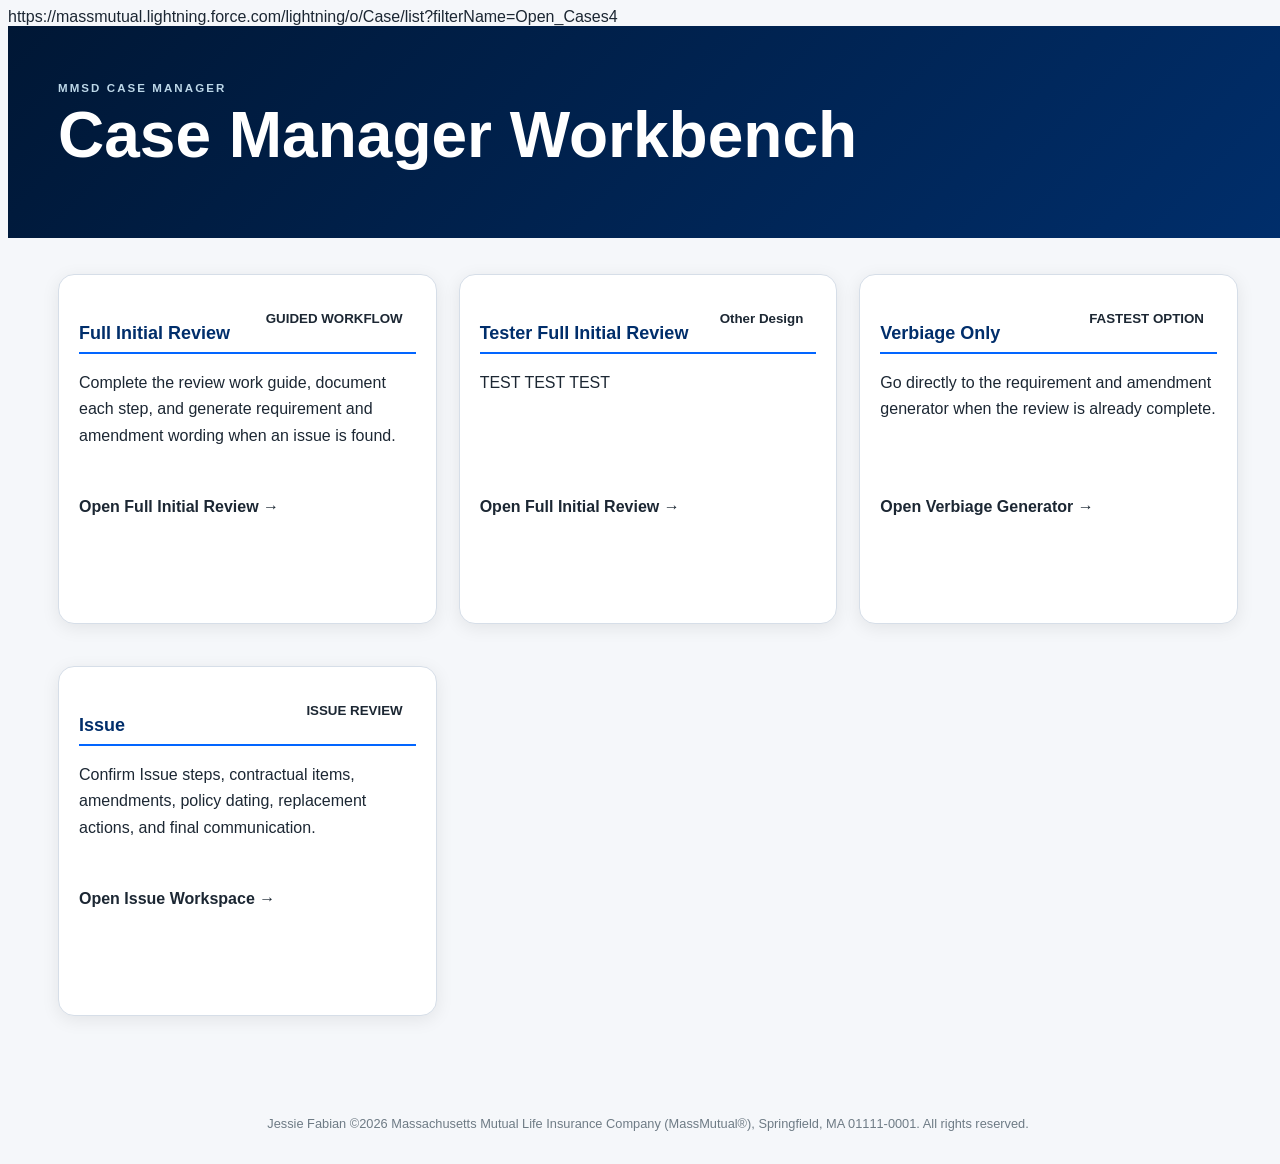
<file: index.html>
<!doctype html>
<html lang="en">

<head>
  <meta charset="utf-8" />
  <meta name="viewport" content="width=device-width,initial-scale=1" />
  <title>Case Manager Workbench</title>
   <link rel="stylesheet" href="Styling/backup.css"/>
</head>https://massmutual.lightning.force.com/lightning/o/Case/list?filterName=Open_Cases4

<body>
  <header class="hero">
    <div class="shell">

      <p class="eyebrow">MMSD CASE MANAGER</p>
      <h1>Case Manager Workbench</h1>
    </div>
  </header>
  <main class="shell landing">
    <div class="cards">

      <a class="card tile navy" href="full-initial-review.html"><small>GUIDED WORKFLOW</small>
        <h2>Full Initial Review</h2>
        <p>
          Complete the review work guide, document each step, and generate
          requirement and amendment wording when an issue is found.
        </p>
        <strong>Open Full Initial Review →</strong>
      </a>

          <a class="card tile navy" href="what.html"><small>Other Design</small>
        <h2>Tester Full Initial Review</h2>
        <p>
      TEST
      TEST
      TEST
        </p>
        <strong>Open Full Initial Review →</strong>
      </a>


      <a class="card tile blue" href="verbiage-only.html"><small>FASTEST OPTION</small>
        <h2>Verbiage Only</h2>
        <p>
          Go directly to the requirement and amendment generator when
          the review is already complete.
        </p>
        <strong>Open Verbiage Generator →</strong>
      </a>

      <a class="card tile grey" href="issue.html"><small>ISSUE REVIEW</small>
        <h2>Issue</h2>
        <p>
          Confirm Issue steps, contractual items, amendments, policy dating,
          replacement actions, and final communication.
        </p>
        <strong>Open Issue Workspace →</strong>
      </a>
    </div>

  </main>
  <footer>
    Jessie Fabian ©2026 Massachusetts Mutual Life Insurance Company (MassMutual®), Springfield, MA 01111-0001. All rights reserved.
  </footer>
</body>

</html>
</file>
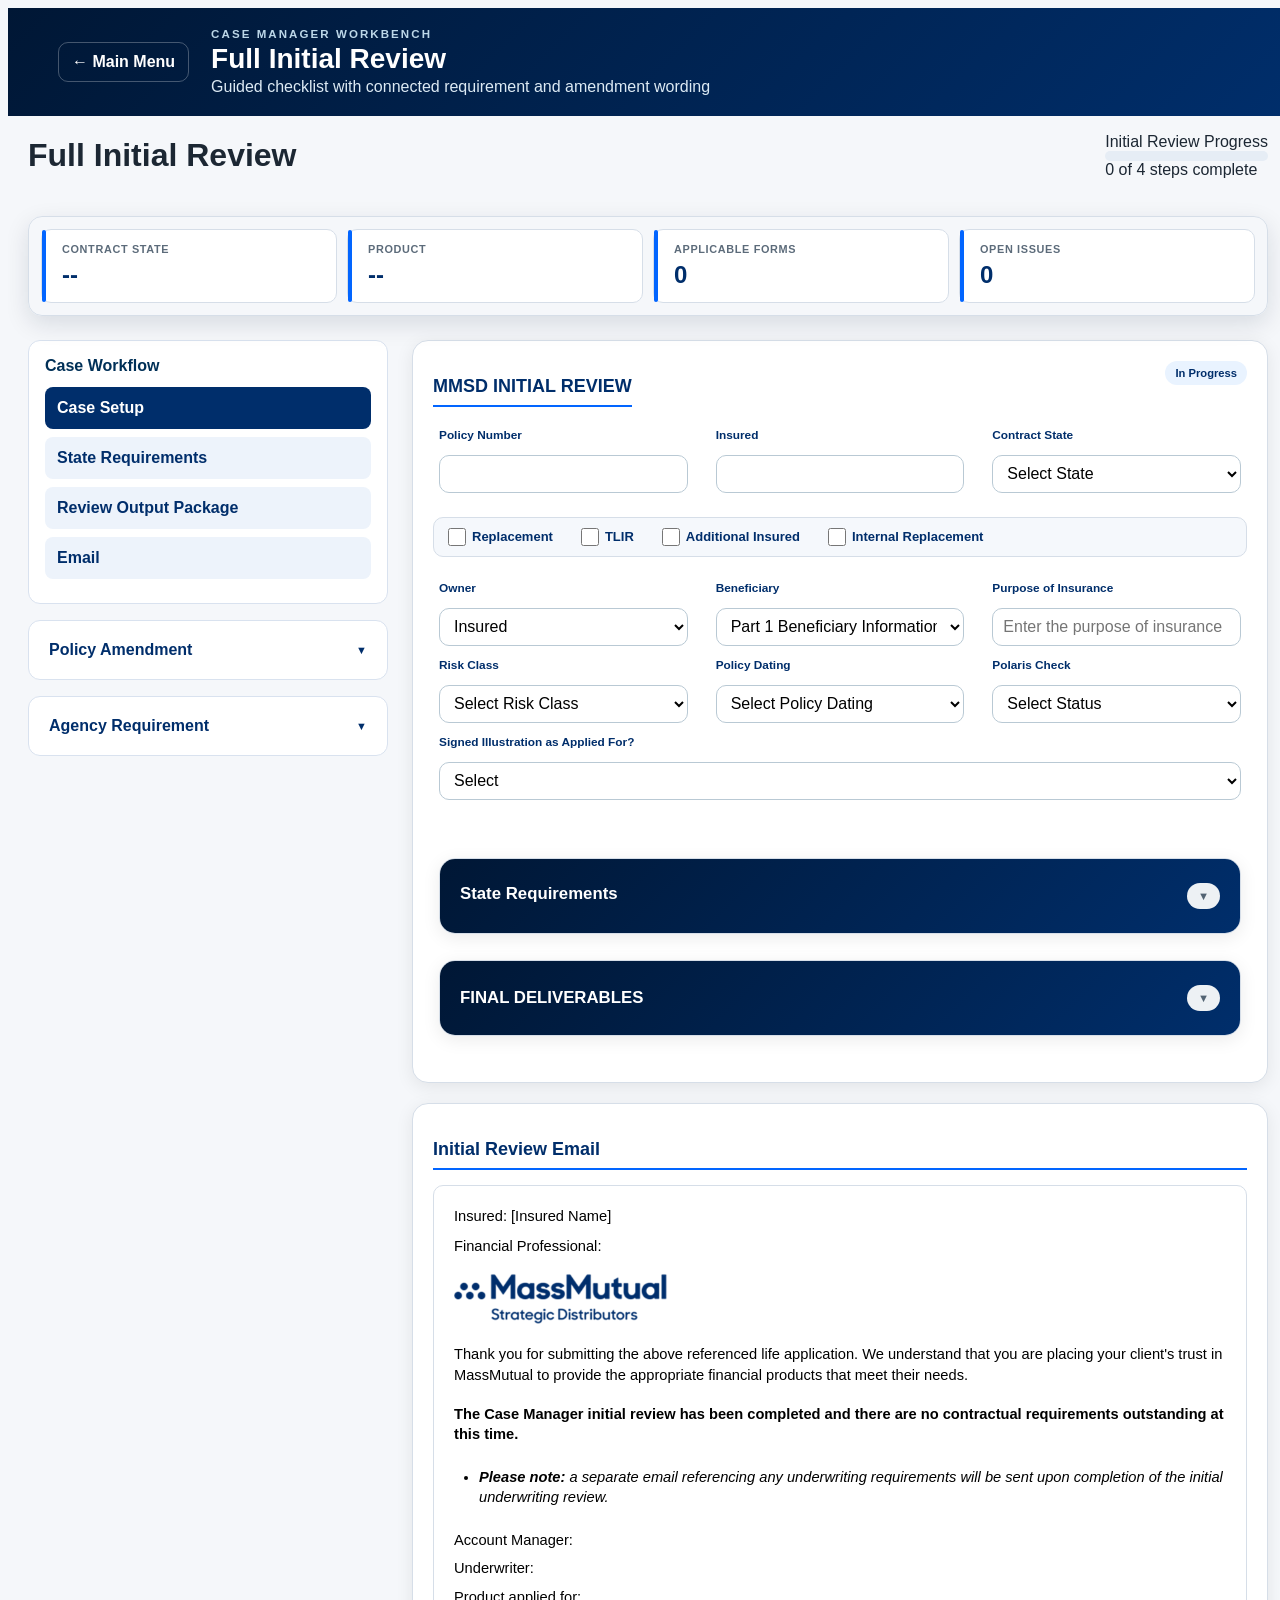
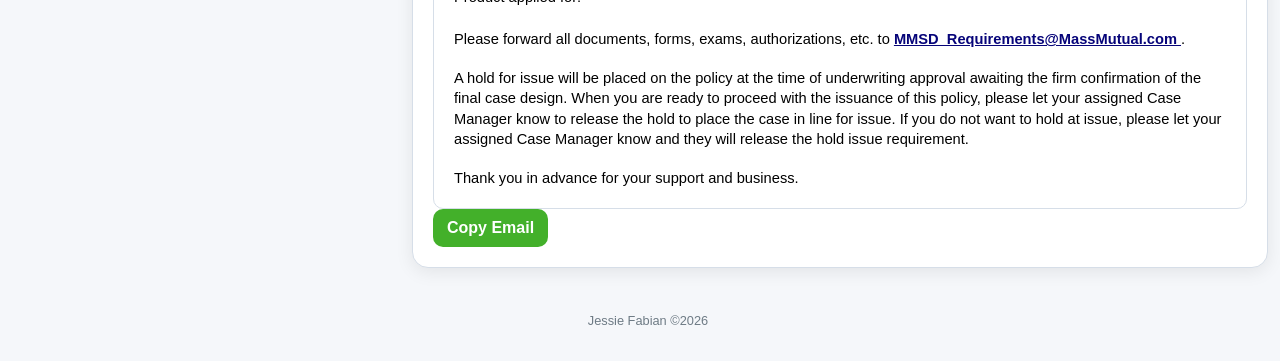
<file: full-initial-review.html>
<!doctype html>
<html lang="en">
  <!-- =====================================================
					FULL INITIAL REVIEW WORKBENCH
					Main review workflow for MMSD Initial Review Process
					Connected Scripts:
          stateLoader.js
          amendment-engine.js
          initial-review.js
          review-output-package.js
      ===================================================== -->

  <head>
    <!-- ============================================
					PAGE METADATA & STYLES
					Loads page title, viewport settings,
					and main stylesheet.
			============================================ -->
    <meta charset="utf-8" />
    <meta name="viewport" content="width=device-width, initial-scale=1.0" />
    <title>Full Initial Review</title>
    <link rel="stylesheet" href="Styling/backup.css"/>

  </head>

  <!-- ============================================
					GLOBAL PAGE HEADER
					Back navigation and page branding
				============================================ -->

  <body>
    <header class="top">
      <div class="shell head">
        <a href="index.html">← Main Menu</a>
        <div>
          <p class="eyebrow">CASE MANAGER WORKBENCH</p>
          <h1>Full Initial Review</h1>
          <p>
            Guided checklist with connected requirement and amendment wording
          </p>
        </div>
      </div>
    </header>
    <!-- =====================================================
					MAIN REVIEW WORKSPACE
					Contains all sections of the Full Initial Review.
			  ===================================================== -->
    <main class="review-workspace">
      <!-- =====================================================
					REVIEW HEADER
					Displays review title and completion progress.
					JS Updates:
          progressFill
          progressText
          ===================================================== -->
      <div class="review-header">
        <h1>Full Initial Review</h1>
        <div class="progress-panel">
          <div class="progress-label">Initial Review Progress</div>
          <div class="progress-bar">
            <div id="progressFill"></div>
          </div>
          <span id="progressText">0 of 0 steps complete</span>
        </div>
      </div>
      <!-- =====================================================
					 CASE DASHBOARD
					 Real-time case summary:
           Contract State
           Product
           Applicable Forms
           Open Issues
					 Updated by:
					 stateLoader.js
					 initial-review.js
			     ===================================================== -->
      <section id="dashboardStrip" class="dashboard-strip">
        <div class="dashboard-card">
          <span class="dashboard-label">Contract State</span>
          <span id="dashboardState" class="dashboard-value">--</span>
        </div>
        <div class="dashboard-card">
          <span class="dashboard-label">Product</span>
          <span id="dashboardProduct" class="dashboard-value">--</span>
        </div>
        <div class="dashboard-card">
          <span class="dashboard-label">Applicable Forms</span>
          <span id="dashboardFormCount" class="dashboard-value">0</span>
        </div>
        <div class="dashboard-card">
          <span class="dashboard-label">Open Issues</span>
          <span id="dashboardIssueCount" class="dashboard-value danger">0</span>
        </div>
      </section>
      <!-- MAIN LAYOUT -->
      <div class="review-layout">
        <!-- =====================================================
						 REVIEW STEP NAVIGATION
						 Acts as workflow menu.
						 Allows users to jump between:
            Case Setup
            State Requirements
            Application Review
            Requirements
            Amendments
            Email
            ===================================================== -->
        <aside class="review-sidebar">
          <!-- WORKFLOW NAVIGATION -->

          <div class="sidebar-section">
            <h3 class="sidebar-heading">Case Workflow</h3>

            <button class="step-btn active">Case Setup</button>

            <button class="step-btn">State Requirements</button>

            <button class="step-btn">Review Output Package</button>

            <button class="step-btn">Email</button>
          </div>

          <!-- POLICY AMENDMENT WORKSPACE -->
          <details class="sidebar-workspace">
            <summary class="workspace-summary">Policy Amendment</summary>

  <details class="workspace-help">
  <summary>How to Use</summary>



 <div class="workspace-help">
  <ol>
    <li>Select the Contract State.</li>
    <li>Select the form being amended.</li>
    <li>Enter the applicable question or section.</li>
    <li>Select an amendment template.</li>
    <li>Complete any required fields.</li>
    <li>Review the generated amendment.</li>
    <li>Click <strong>Add Amendment</strong> to save it to the Review Output Package.</li>
  </ol>
</div>
</details>



            <div class="case-field">
                <label>Form Being Amended</label>

                <select id="globalAmendmentForm">
                    <option value="">Select Form</option>
                </select>
            </div>

            <div class="case-field">
              <label>Amendment Template</label>

              <select id="globalAmendmentTemplate">
                <option value="">Select Template</option>
              </select>
            </div>
 <div class="case-field">
              <label>Question / Section</label>

              <input
                type="text"
                id="globalQuestion"
                placeholder="Example: C3" />
            </div>

            <div id="globalAmendmentFields"></div>

            <div class="case-field">
              <label>Generated Amendment</label>

              <textarea
                id="globalGeneratedAmendment"
                rows="8"
                readonly></textarea>
            </div>

           <div class="buttons">

  <button
    type="button"
    class="primary-button"
    id="addGlobalAmendment">
    Add Amendment
  </button>

  <button
    type="button"
    class="secondary-button"
    id="copyGlobalAmendment">
    Copy
  </button>
<div id="amendmentSaveStatus"></div>

</div>
          </details>

          <!-- REQUIREMENT WORKSPACE -->

<details class="sidebar-workspace">
  <summary class="workspace-summary">Agency Requirement</summary>

<details class="workspace-help">
   <summary>How to Use</summary>

<div class="workspace-help">
  <ol>
     <li>Select a requirement template.</li>
    <li>Complete any required fields.</li>
    <li>Review the generated requirement.</li>
    <li>Copy the wording for case communication.</li>
    <li>Click Add Requirement to save it to the Review Output Package.</li>
    <li>Click <strong>♡</strong> to save frequently used requirements as Favorites.</li>
    </ol>
</div>
</details>


  <div class="case-field">
    <label for="globalRequirementTemplate">Requirement Template</label>

    <div class="requirement-template-row">
      <select id="globalRequirementTemplate">
        <option value="">Select Requirement</option>
      </select>

      <button
        type="button"
        id="favoriteRequirementButton"
        class="favorite-requirement-button"
        title="Add selected requirement to favorites"
        aria-label="Add selected requirement to favorites"
        aria-pressed="false">
        ☆
      </button>
    </div>
  </div>

  <div id="globalRequirementFields"></div>

  <div class="case-field">
    <label for="globalGeneratedRequirement">Generated Requirement</label>

    <textarea
      id="globalGeneratedRequirement"
      rows="8"
      readonly></textarea>
  </div>
<div class="buttons">
 <button
  type="button"
  class="primary-button"
  id="addGlobalRequirement">
  Add Requirement
</button>

  <button
    type="button"
    class="secondary-button"
    id="copyGlobalRequirement">
    Copy
  </button>
</div>

<div
  id="requirementSaveStatus"
  class="copy-status"
  aria-live="polite">
</div>

</details>



        </aside>
        <!-- =====================================================
						 CASE SETUP SECTION
						 Captures:
            Policy Information
            Insured Information
            Contract State
            Ownership Details
            Risk Class
            Policy Dating
                        Drives:
            Initial Review Notes
            State Requirements
            Dashboard Values
            ===================================================== -->

        <section id="reviewContent">
          <section id="caseSetupSection" class="card case-setup-card">
            <div class="section-title-row">
              <div>
                <h2>MMSD INITIAL REVIEW</h2>
              </div>
              <span id="caseSetupStatus" class="setup-status">In Progress</span>
            </div>
            <!-- =====================================================
								 CASE SETUP ROW 1
								 Core policy identification information
						===================================================== -->
            <div class="case-setup-grid-equal">
              <div class="case-field">
                <label for="policyNumber">Policy Number</label>
                <input id="policyNumber" type="text" autocomplete="off" />
              </div>
              <div class="case-field">
                <label for="insuredName">Insured</label>
                <input id="insuredName" type="text" autocomplete="off" />
              </div>
              <div class="case-field">
                <label for="contractState">Contract State</label>

                <select id="contractState" name="contractState">
                  <option value="">Select State</option>
                  <option value="AL">Alabama</option>
                  <option value="AK">Alaska</option>
                  <option value="AZ">Arizona</option>
                  <option value="AR">Arkansas</option>
                  <option value="CA">California</option>
                  <option value="CO">Colorado</option>
                  <option value="CT">Connecticut</option>
                  <option value="DE">Delaware</option>
                  <option value="DC">District of Columbia</option>
                  <option value="FL">Florida</option>
                  <option value="GA">Georgia</option>
                  <option value="HI">Hawaii</option>
                  <option value="ID">Idaho</option>
                  <option value="IL">Illinois</option>
                  <option value="IN">Indiana</option>
                  <option value="IA">Iowa</option>
                  <option value="KS">Kansas</option>
                  <option value="KY">Kentucky</option>
                  <option value="LA">Louisiana</option>
                  <option value="ME">Maine</option>
                  <option value="MD">Maryland</option>
                  <option value="MA">Massachusetts</option>
                  <option value="MI">Michigan</option>
                  <option value="MN">Minnesota</option>
                  <option value="MS">Mississippi</option>
                  <option value="MO">Missouri</option>
                  <option value="MT">Montana</option>
                  <option value="NE">Nebraska</option>
                  <option value="NV">Nevada</option>
                  <option value="NH">New Hampshire</option>
                  <option value="NJ">New Jersey</option>
                  <option value="NM">New Mexico</option>
                  <option value="NY">New York</option>
                  <option value="NC">North Carolina</option>
                  <option value="ND">North Dakota</option>
                  <option value="OH">Ohio</option>
                  <option value="OK">Oklahoma</option>
                  <option value="OR">Oregon</option>
                  <option value="PA">Pennsylvania</option>
                  <option value="PR">Puerto Rico</option>
                  <option value="RI">Rhode Island</option>
                  <option value="SC">South Carolina</option>
                  <option value="SD">South Dakota</option>
                  <option value="TN">Tennessee</option>
                  <option value="TX">Texas</option>
                  <option value="UT">Utah</option>
                  <option value="VT">Vermont</option>
                  <option value="VA">Virginia</option>
                  <option value="WA">Washington</option>
                  <option value="WV">West Virginia</option>
                  <option value="WI">Wisconsin</option>
                  <option value="WY">Wyoming</option>
                </select>
              </div>
            </div>
            <br />
            <div class="case-indicator-row">
              <label class="indicator-checkbox">
                <input type="checkbox" id="replacement" />
                Replacement
              </label>
              <label class="indicator-checkbox">
                <input type="checkbox" id="tlirRequested" />
                TLIR
              </label>
              <label class="indicator-checkbox">
                <input type="checkbox" id="additionalInsured" />
                Additional Insured
              </label>
              <label class="indicator-checkbox">
                <input type="checkbox" id="internalTermReplacement" />
                Internal Replacement
              </label>
            </div>
            <!-- =====================================================
								 CASE SETUP ROW 2
								 Ownership, Beneficiary and Insurance Purpose
						===================================================== -->
            <div class="case-setup-grid-equal">
              <div class="case-field">
                <label for="ownerType">Owner</label>
                <select id="ownerType">
                  <option value="insured">Insured</option>
                  <option value="otherIndividual">Other Individual</option>
                  <option value="trust">Trust</option>
                  <option value="business">Business or Entity</option>
                </select>
              </div>
              <div class="case-field">
                <label for="beneficiaryOther">Beneficiary</label>
                <select id="beneficiaryOther">
                  <option value="no">Part 1 Beneficiary Information</option>
                  <option value="yes">E-2 Other Selected</option>
                </select>
              </div>
              <div class="case-field">
                <label for="purposeOfInsurance">Purpose of Insurance</label>
                <input
                  id="purposeOfInsurance"
                  type="text"
                  placeholder="Enter the purpose of insurance"
                  autocomplete="off" />
              </div>
            </div>
            <!-- =====================================================
								 CASE SETUP ROW 3
								 Risk Class, Policy Dating and Polaris Status
						===================================================== -->
            <div class="case-setup-grid-equal">
              <div class="case-field">
                <label for="riskClass">Risk Class</label>
                <select id="riskClass">
                  <option value="">Select Risk Class</option>
                  <option value="Ultra Preferred Non-Tobacco">
                    Ultra Preferred Non-Tobacco
                  </option>
                  <option
                    value="Select Preferred Non-Tobacco/Preferred Non-Smoker">
                    Select Preferred Non-Tobacco/Preferred Non-Smoker
                  </option>
                  <option value="Standard Non-Tobacco/Juvenile">
                    Standard Non-Tobacco/Juvenile
                  </option>
                  <option value="Select Preferred Tobacco">
                    Select Preferred Tobacco
                  </option>
                  <option value="Tobacco">Tobacco</option>
                </select>
              </div>
              <div class="case-field">
                <label for="policyDating">Policy Dating</label>
                <select id="policyDating">
                  <option value="">Select Policy Dating</option>
                  <option value="saveAge">Save Age</option>
                  <option value="currentDate">Current Date</option>
                  <option value="specificDate">Specific Date</option>
                </select>
              </div>
              <div class="case-field">
                <label for="polarisCheck">Polaris Check</label>
                <select id="polarisCheck">
                  <option value="">Select Status</option>
                  <option value="notApplicable">Not Applicable</option>
                  <option value="completedClear">Completed, Clear</option>
                  <option value="completedMatch">Completed, Match Found</option>
                  <option value="pending">Pending</option>
                </select>
              </div>
            </div>
            <div class="case-field">
              <label for="illustrationStatus">
                Signed Illustration as Applied For?
              </label>
              <select id="illustrationStatus">
                <option value="">Select</option>
                <option value="yes">Yes</option>
                <option value="no">No</option>
                <option value="notReceived">Not Received</option>
              </select>
              <small id="illustrationGuidance" class="field-guidance"></small>
<!-- =====================================================
     ILLUSTRATION VS PART 1 VALIDATION
===================================================== -->


<div class="collapsible-content"></div>


       <details id="Illustration-Validation" class="card collapsible-card" hidden>
            <summary class="collapsible-summary">
              <span class="summary-heading">
                <span>
                  <span class="summary-title">Illustration Validation</span>
                </span>
              </span>
              <span class="collapse-indicator" aria-hidden="true">▼</span>
            </summary>
            <div class="collapsible-content">

            <details class="workspace-help">
            <summary><strong> How to use</strong></summary>

            <ol>
              <li>
                Enter the value shown on the Part 1.
              </li>

              <li>
                Enter the corresponding value shown on the illustration.
              </li>

              <li>
                Select Not Applicable for policy-design items that do not apply.
              </li>

              <li>
                Review the validation result and any identified mismatches.
              </li>
                </ol>
              </details>

        <div class="validation-column-headings">
          <span>Policy Design Item</span>
          <span>Part 1</span>
          <span>Illustration</span>
          <span>Result</span>
        </div>

          <div id="illustrationComparisonRows"></div>

          <div class="validation-actions">
            <button
              type="button"
              id="validateIllustration"
              class="primary-button">
              Validate Illustration
            </button>

            <button
              type="button"
              id="clearIllustrationValidation"
              class="secondary-button">
              Clear
            </button>
          </div>

          <section
            id="illustrationValidationResult"
            class="illustration-validation-result validation-neutral"
            aria-live="polite">

            <div class="validation-result-header">
              <div>
                <span class="validation-result-label">
                  Validation Result
                </span>

                <strong id="illustrationValidationTitle">
                  Enter the Part 1 and illustration values.
                </strong>
              </div>

              <span id="illustrationMatchCount">
                0 of 0 reviewed
              </span>
            </div>

                <div id="illustrationValidationDetails"></div>
              </section>
              <section
                id="illustrationMismatchRequirementSection"
                class="illustration-mismatch-output"
                hidden>

                <label for="illustrationMismatchRequirement">
                  Generated Requirement
                </label>

                <textarea
                  id="illustrationMismatchRequirement"
                  rows="7"
                  readonly></textarea>

                <button
                  type="button"
                  id="copyIllustrationMismatchRequirement"
                  class="secondary-button">
                  Copy Requirement
                </button>


                    <span
                      id="illustrationMismatchCopyStatus"
                      class="copy-status"
                      aria-live="polite">
                    </span>
                  </section>
                </div>
       </details>

          <!-- =====================================================
					 SAVE AGE CALCULATOR
					 Displayed Only When:
					 Policy Dating = Save Age
					 Calculates:
Eligibility
Save Age Date
Backdating Duration
Processing Guidance
					 Controlled By:
					 initial-review.js
			===================================================== -->
          <div id="saveAgeFields" class="save-age-panel" hidden>
            <div class="save-age-heading">
              <div>
                <h3>Save Age Calculator</h3>
                <p>
                  Enter the insured's birth month and day and the Part 1
                  signature date.
                </p>
              </div>
            </div>
            <div
              id="saveAgeEligibilityWarning"
              class="save-age-alert"
              hidden></div>
            <div class="save-age-grid">
              <div class="case-field">
                <label for="birthMonth">Birth Month</label>
                <select id="birthMonth">
                  <option value="">Select Month</option>
                  <option value="1">January</option>
                  <option value="2">February</option>
                  <option value="3">March</option>
                  <option value="4">April</option>
                  <option value="5">May</option>
                  <option value="6">June</option>
                  <option value="7">July</option>
                  <option value="8">August</option>
                  <option value="9">September</option>
                  <option value="10">October</option>
                  <option value="11">November</option>
                  <option value="12">December</option>
                </select>
              </div>
              <div class="case-field">
                <label for="birthDay">Birth Day</label>
                <select id="birthDay">
                  <option value="">Select Day</option>
                  <option value="1">1</option>
                  <option value="2">2</option>
                  <option value="3">3</option>
                  <option value="4">4</option>
                  <option value="5">5</option>
                  <option value="6">6</option>
                  <option value="7">7</option>
                  <option value="8">8</option>
                  <option value="9">9</option>
                  <option value="10">10</option>
                  <option value="11">11</option>
                  <option value="12">12</option>
                  <option value="13">13</option>
                  <option value="14">14</option>
                  <option value="15">15</option>
                  <option value="16">16</option>
                  <option value="17">17</option>
                  <option value="18">18</option>
                  <option value="19">19</option>
                  <option value="20">20</option>
                  <option value="21">21</option>
                  <option value="22">22</option>
                  <option value="23">23</option>
                  <option value="24">24</option>
                  <option value="25">25</option>
                  <option value="26">26</option>
                  <option value="27">27</option>
                  <option value="28">28</option>
                  <option value="29">29</option>
                  <option value="30">30</option>
                  <option value="31">31</option>
                </select>
              </div>
              <div class="case-field">
                <label for="part1SignDate">Part 1 Sign Date</label>
                <input id="part1SignDate" type="date" />
              </div>
              <div class="case-field">
                <label for="saveAge1035">1035 Exchange</label>
                <select id="saveAge1035">
                  <option value="no">No</option>
                  <option value="yes">Yes</option>
                </select>
              </div>
              <div class="case-field">
                <label for="saveAgeDate">Calculated Save Age Date</label>
                <input
                  id="saveAgeDate"
                  type="text"
                  readonly
                  placeholder="Calculated automatically" />
              </div>
              <div class="case-field">
                <label for="saveAgeEligibility">Eligibility</label>
                <input
                  id="saveAgeEligibility"
                  type="text"
                  readonly
                  placeholder="Calculated automatically" />
              </div>
            </div>
            <div class="save-age-results">
              <div>
                <span class="save-age-result-label">Age Changes After</span>
                <strong id="ageChangeDate">--</strong>
              </div>
              <div>
                <span class="save-age-result-label">Backdating Duration</span>
                <strong id="saveAgeDuration">--</strong>
              </div>
              <div>
                <span class="save-age-result-label">Processing Guidance</span>
                <strong id="saveAgeGuidance">
                  Enter the Save Age information.
                </strong>
              </div>
            </div>
            <p id="saveAgeMessage" class="save-age-message">
              Enter the insured's birth month and day and the Part 1 signature
              date.
            </p>
          </div>
          <!-- =====================================================
					 SPECIFIC POLICY DATE
					 Displayed Only When:
					 Policy Dating = Specific Date
			===================================================== -->
          <div id="specificDateFields" class="save-age-panel" hidden>
            <div class="case-field">
              <label for="specificPolicyDate">Requested Policy Date</label>
              <input id="specificPolicyDate" type="date" />
            </div>
          </div>

          <!-- =====================================================
											 STATE REQUIREMENTS
											 Dynamically loaded from:
									/states/[STATE].json
											 Contains:
Required Forms
Special Notes
Review Checklist
											 Controlled By:
											 stateLoader.js
									===================================================== -->
          <details id="stateRequirements" class="card collapsible-card">


<summary class="collapsible-summary">
<span class="summary-heading">
<span>
<span class="summary-title">State Requirements</span>
<span id="stateRequirementSummary" class="summary-subtitle">

</span>
</span>
</span>
              <span class="collapse-indicator" aria-hidden="true">▼</span>
            </summary>
            <div class="collapsible-content">

              <!-- =====================================================
						 STATE REQUIREMENT SUMMARY
						 Displays:
              Required Form Count
              Reviewed Form Count
              Remaining Forms
              Special Notes Count
              ===================================================== -->
              <div class="state-dashboard">
                <div class="state-stat-card">

                  <span>Required Forms</span>
                  <strong id="requiredFormCountCard">0</strong>
                </div>

                <div class="state-stat-card">
                  <span>Reviewed</span>
                 <strong id="reviewedCountCard">0</strong>
                </div>
                <div class="state-stat-card">
                  <span>Remaining</span>
                  <strong id="remainingCountCard">0</strong>
                </div>
                <div class="state-stat-card">
                  <span>Special Notes</span>
                  <strong id="specialNoteCountCard">0</strong>
                </div>
              </div>

              <div class="open-nigo-dashboard">

              <div class="open-nigo-header">

                <span class="open-nigo-title">
                  Open NIGO Issues
                </span>

                <span
                  id="openNigoCount"
                  class="open-nigo-count">
                  0
                </span>

  </div>

  <div
    id="openNigoList"
    class="open-nigo-list">

    <div class="nigo-empty">
      No documented NIGOs
    </div>

  </div>

</div>
              <!-- =====================================================
							 DYNAMIC REQUIRED FORMS LIST
							 Generated from selected state JSON.
							 Target Container:
							 #requiredForms
					===================================================== -->
              <section class="state-subsection">
                <div class="subsection-heading">
                  <span id="applicableFormCount" class="section-count">
                    0 forms
                  </span>
                </div>
                <div id="requiredForms"></div>
              </section>
              <details class="state-subsection">
                <summary class="state-collapse-summary">
                  <span>Special Notes</span>
                  <span id="specialNoteCount" class="section-count note-count">
                    0 notes
                  </span>
                </summary>
                <div class="collapsible-inner">
                  <div id="specialNotes"></div>
                </div>
              </details>
              <details class="state-subsection">
                <summary class="state-collapse-summary">
                  <span>Initial Review Checklist</span>
                </summary>
                <div class="collapsible-inner">
                  <div id="reviewChecklist"></div>
                </div>
              </details>
            </div>
            <div
  id="reviewCompletionBanner"
  class="review-complete-banner"
  hidden>

  <div class="review-complete-title">
    ✅ State Review Complete
  </div>

  <div class="review-complete-text">
    All required forms have been reviewed.
  </div>

  <button
    type="button"
    id="openFinalDeliverablesButton"
    class="primary-button">

    Open Final Deliverables

  </button>

</div>
          </details>


          <!-- =====================================================
					 APPLICATION REVIEW
					 Main NIGO Review Area
					 Form review panels are dynamically
					 injected here.
					 Supports:
Questions
NIGO Tracking
Amendment Generation
Requirement Generation
===================================================== -->

          <!-- =====================================================
					 GENERATED REQUIREMENTS
					 Displays all contractual requirements
					 generated during review.
			===================================================== -->
          <section id="requirementsSection" class="card">
            <h2>Contractual Requirements</h2>
            <div id="requirementList"></div>
          </section>
          <!-- =====================================================
					 GENERATED AMENDMENTS
					 Displays all amendments generated
					 during application review.
			===================================================== -->

          <!-- =====================================================
				 REVIEW OUTPUT PACKAGE
				 Final compiled review deliverables.
				 Collects:
All generated amendments
All generated requirements
				 Provides:
Copy All functionality
Final review counts
Initial Review Notes
				 Controlled By:
				 review-output-package.js
		===================================================== -->




<details id="reviewOutputPackage" class="card collapsible-card">
            <summary class="collapsible-summary">
              <span class="summary-heading">

                  <span class="summary-title">FINAL DELIVERABLES</span>

                </span>

              <span class="collapse-indicator" class="validation-badge validation-not-started"aria-hidden="true">▼</span>
            </summary>
            <div class="collapsible-content">

            <div class="review-output-summary">
              <div class="output-summary-card">

                <span>Amendments</span>
                <strong id="compiledAmendmentCount">0</strong>
              </div>
              <div class="output-summary-card">
                <span>Requirements</span>
                <strong id="compiledRequirementCount">0</strong>
              </div>
              <div class="output-summary-card">
                <span>Total Outputs</span>
                <strong id="compiledTotalCount">0</strong>
              </div>
            </div>
            <div class="compiled-output-grid">
              <!-- =====================================================
							 COMPILED POLICY AMENDMENTS
							 Aggregates all amendment output
							 from every reviewed form.
							 Copy Ready
					===================================================== -->
              <details
                id="compiledAmendmentsDetails"
                class="compiled-output-section"
                open>
                <summary class="compiled-output-summary">
                  <span>Generated Policy Amendments</span>
                  <span id="compiledAmendmentBadge" class="section-count">
                    0 amendments
                  </span>
                </summary>
                <div class="compiled-output-content">
                  <div class="compiled-output-actions">
                    <button
                      type="button"
                      id="copyAllAmendments"
                      class="secondary-button"
                      disabled>
                      Copy All
                    </button>
                  </div>
                  <textarea
                    id="compiledAmendments"
                    class="compiled-output-textarea"
                    rows="10"
                    readonly
                    placeholder="Generated policy amendments will appear here."></textarea>
                </div>
              </details>
              <!-- =====================================================
							 COMPILED AGENCY REQUIREMENTS
							 Aggregates all requirement output
							 from every reviewed form.
							 Copy Ready
					===================================================== -->








          <details
                id="compiledRequirementsDetails"
                class="compiled-output-section"
                open>
                <summary class="compiled-output-summary">
                  <span>Generated Agency Requirements</span>
                  <span id="compiledRequirementBadge" class="section-count">
                    0 requirements
                  </span>
                </summary>
                <div class="compiled-output-content">
                  <div class="compiled-output-actions">
                    <button
                      type="button"
                      id="copyAllRequirements"
                      class="secondary-button"
                      disabled>
                      Copy All
                    </button>
                  </div>
                  <textarea
                    id="compiledRequirements"
                    class="compiled-output-textarea"
                    rows="10"
                    readonly
                    placeholder="Generated agency requirements will appear here."></textarea>
                </div>
              </details>
            </div>
            <p
              id="reviewOutputCopyStatus"
              class="copy-status"
              aria-live="polite"></p>
            <!-- =====================================================
						 AUTO-GENERATED INITIAL REVIEW NOTES
						 Created from:
Case Setup selections
State selections
Policy Dating selections
						 Designed for:
						 MMSD Workbench Notes
				===================================================== -->
            <section class="generated-notes-section">
              <div class="generated-notes-header">
                <div>
                  <p class="section-eyebrow">COPY-READY</p>
                  <h3>Initial Review Notes</h3>
                  <p>Notes update automatically based on Case Setup.</p>
                </div>
                <button
                  type="button"
                  id="copyInitialReviewNotes"
                  class="primary-button">
                  Copy Notes
                </button>
              </div>
              <textarea
                id="initialReviewNotes"
                class="initial-review-notes"
                readonly></textarea>
              <p
                id="initialReviewNotesStatus"
                class="copy-status"
                aria-live="polite"></p>
            </section>
          </section>
          <!-- =====================================================
INITIAL REVIEW EMAIL GENERATOR
Produces agency-facing review email.
Features:
Generate Email
Copy Email
Output Target:
#emailOutput
===================================================== -->
          <section id="emailSection" class="card">
            <h2>Initial Review Email</h2>
            <div
                  id="emailOutput"
                  class="email-preview"
                  contenteditable="true">
          </div>
            <button id="copyEmail">Copy Email</button>
          </section>
        </section>
      </div>
    </main>
    <!-- =====================================================
SCRIPT LOAD ORDER
stateLoader.js
Loads state JSON requirements.
amendment-engine.js
Handles amendment and requirement generation.
initial-review.js
Controls page behavior and calculations.
library.js
Shared utility functions.
review-output-package.js
Compiles final review outputs.
===================================================== -->
    <script src="scripts/stateLoader.js"></script>
    <script src="scripts/amendment-engine.js"></script>
    <script src="scripts/initial-review.js"></script>
    <script src="scripts/illustration-validation.js"></script>
    <script src="scripts/library.js"></script>
    <script src="scripts/review-output-package.js"></script>
  </body>
  <footer>
    Jessie Fabian ©2026
  </footer>
</html>
</file>
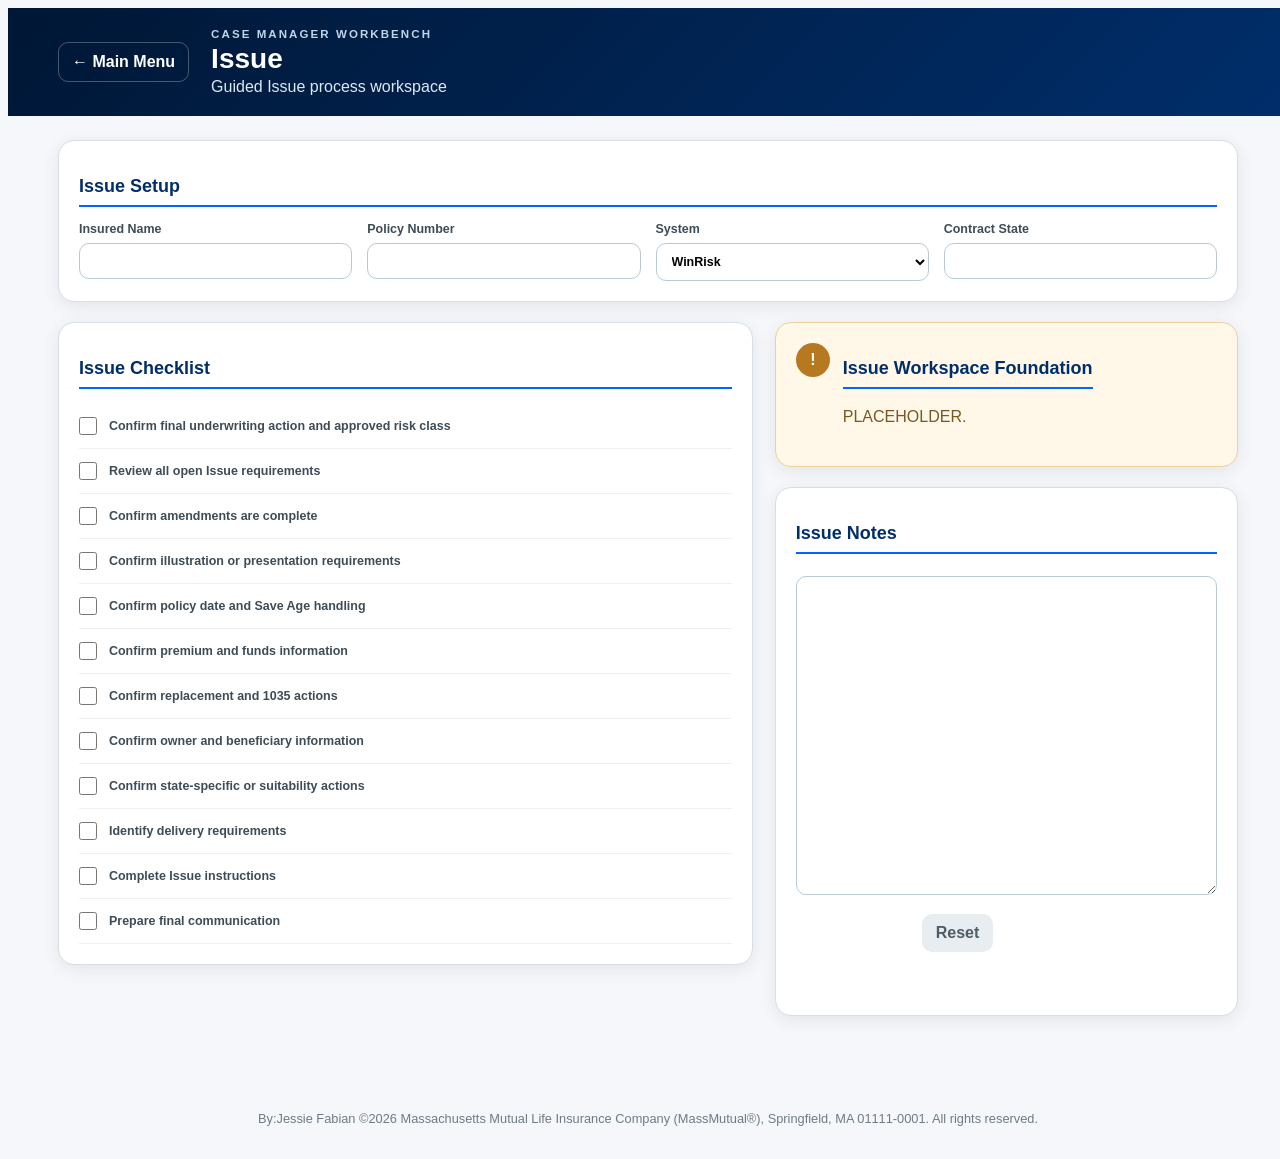
<file: issue.html>
<!doctype html>
<html lang="en">

<head>
  <meta charset="utf-8">
  <meta name="viewport" content="width=device-width,initial-scale=1">
  <title>Issue</title>
 <link rel="stylesheet" href="Styling/styles.css"/>
</head>

<body>
  <header class="top">
    <div class="shell head"><a href="index.html">← Main Menu</a>
      <div>
        <p class="eyebrow">CASE MANAGER WORKBENCH</p>
        <h1>Issue</h1>
        <p>Guided Issue process workspace</p>
      </div>
    </div>
  </header>
  <main class="shell app">
    <section class="card">
      <h2>Issue Setup</h2>
      <div class="grid four"><label>Insured Name<input id="issueInsured"></label><label>Policy Number<input
            id="issuePolicy"></label><label>System<select id="issueSystem">
            <option>WinRisk</option>
            <option>TPP</option>
          </select></label><label>Contract State<input id="issueState" maxlength="2"></label></div>
    </section>
    <div class="issue-layout">
      <section class="card">
        <h2>Issue Checklist <span id="issueProgress" class="badge">0%</span></h2>
        <div id="issueChecklist"></div>
      </section>
      <aside class="sticky">
        <section class="card warning"><b>!</b>
          <div>
            <h2>Issue Workspace Foundation</h2>
            <p>PLACEHOLDER.</p>
          </div>
        </section>
        <section class="card">
          <h2>Issue Notes</h2><textarea id="issueNotes" rows="12"></textarea>
          <div class="buttons"><button class="secondary" id="copyNotes">Copy Notes</button><button class="quiet"
              id="resetIssue">Reset</button></div>
          <p id="issueStatus" class="status"></p>
        </section>
      </aside>
    </div>
  </main>
  <script src="scripts/issue.js"></script>
</body>
<footer>
  By:Jessie Fabian ©2026 Massachusetts Mutual Life Insurance Company (MassMutual®), Springfield, MA 01111-0001. All
  rights reserved.
</footer>

</html>
</file>
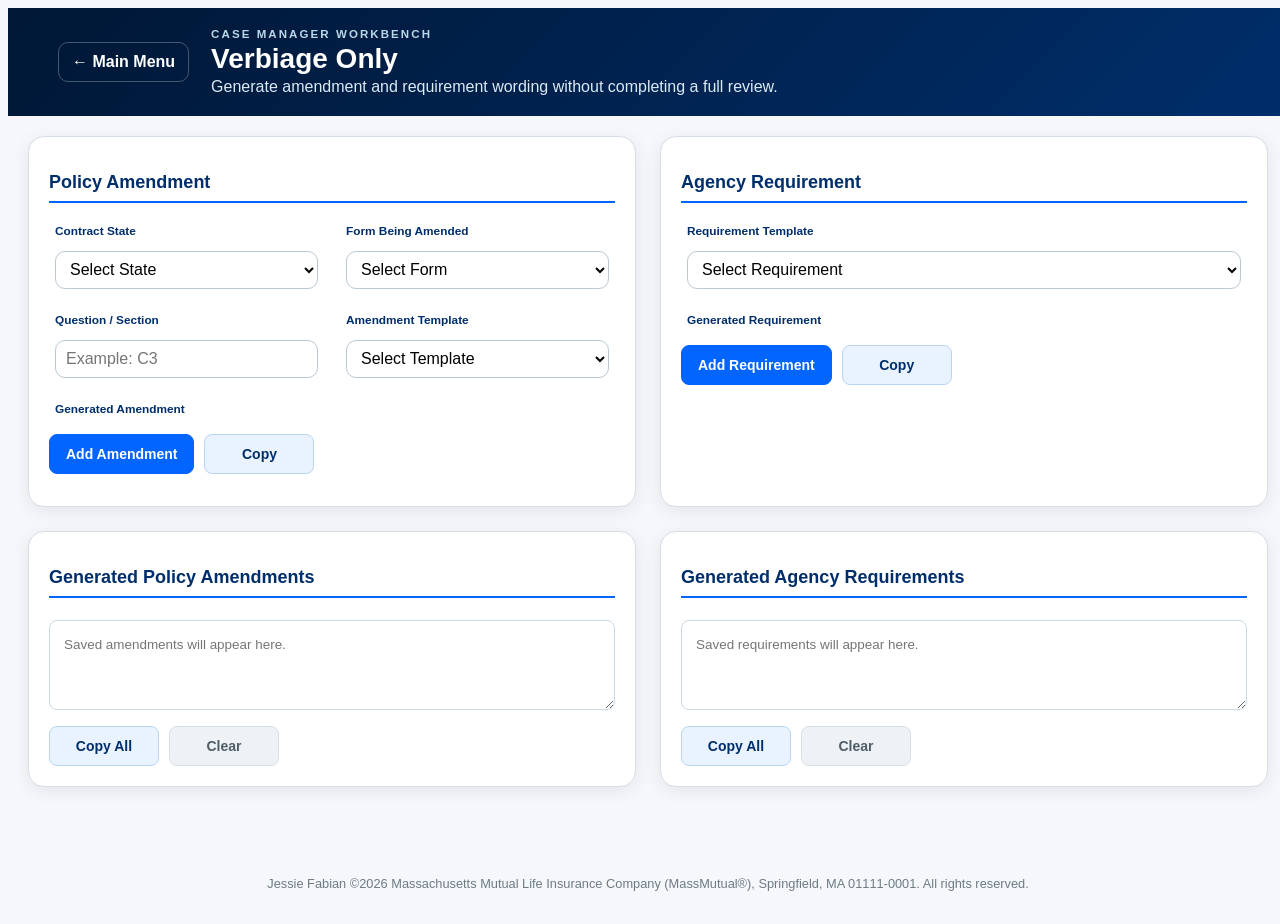
<file: verbiage-only.html>
<!doctype html>
<html lang="en">

<head>
    <meta charset="utf-8">
    <meta name="viewport" content="width=device-width,initial-scale=1">
    <title>Verbiage Only</title>
  <link rel="stylesheet" href="Styling/styles.css"/>
<link rel="stylesheet" href="Styling/verbiage.css"/>

</head>

<body>

    <header class="top">
        <div class="shell head">

            <a href="index.html">← Main Menu</a>

            <div>
                <p class="eyebrow">CASE MANAGER WORKBENCH</p>
                <h1>Verbiage Only</h1>
                <p>
                    Generate amendment and requirement wording without
                    completing a full review.
                </p>
            </div>

        </div>
    </header>

<main class="review-workspace verbiage-page">

    <div class="generator-row">

        <section class="card amendment-card">

        <h2>Policy Amendment</h2>

        <div class="grid two">

            <div class="case-field">
                <label>Contract State</label>

                <select id="contractState" name="contractState">

                    <option value="">Select State</option>

                    <option value="AL">Alabama</option>
                    <option value="AK">Alaska</option>
                    <option value="AZ">Arizona</option>
                    <option value="AR">Arkansas</option>
                    <option value="CA">California</option>
                    <option value="CO">Colorado</option>
                    <option value="CT">Connecticut</option>
                    <option value="DE">Delaware</option>
                    <option value="DC">District of Columbia</option>
                    <option value="FL">Florida</option>
                    <option value="GA">Georgia</option>
                    <option value="HI">Hawaii</option>
                    <option value="ID">Idaho</option>
                    <option value="IL">Illinois</option>
                    <option value="IN">Indiana</option>
                    <option value="IA">Iowa</option>
                    <option value="KS">Kansas</option>
                    <option value="KY">Kentucky</option>
                    <option value="LA">Louisiana</option>
                    <option value="ME">Maine</option>
                    <option value="MD">Maryland</option>
                    <option value="MA">Massachusetts</option>
                    <option value="MI">Michigan</option>
                    <option value="MN">Minnesota</option>
                    <option value="MS">Mississippi</option>
                    <option value="MO">Missouri</option>
                    <option value="MT">Montana</option>
                    <option value="NE">Nebraska</option>
                    <option value="NV">Nevada</option>
                    <option value="NH">New Hampshire</option>
                    <option value="NJ">New Jersey</option>
                    <option value="NM">New Mexico</option>
                    <option value="NY">New York</option>
                    <option value="NC">North Carolina</option>
                    <option value="ND">North Dakota</option>
                    <option value="OH">Ohio</option>
                    <option value="OK">Oklahoma</option>
                    <option value="OR">Oregon</option>
                    <option value="PA">Pennsylvania</option>
                    <option value="PR">Puerto Rico</option>
                    <option value="RI">Rhode Island</option>
                    <option value="SC">South Carolina</option>
                    <option value="SD">South Dakota</option>
                    <option value="TN">Tennessee</option>
                    <option value="TX">Texas</option>
                    <option value="UT">Utah</option>
                    <option value="VT">Vermont</option>
                    <option value="VA">Virginia</option>
                    <option value="WA">Washington</option>
                    <option value="WV">West Virginia</option>
                    <option value="WI">Wisconsin</option>
                    <option value="WY">Wyoming</option>

                </select>
            </div>

            <div class="case-field">
                <label>Form Being Amended</label>

                <select id="globalAmendmentForm">
                    <option value="">Select Form</option>
                </select>
            </div>

        </div>

        <div class="grid two">

            <div class="case-field">
                <label>Question / Section</label>
                <input
                    id="globalQuestion"
                    type="text"
                    placeholder="Example: C3">
            </div>

            <div class="case-field">
                <label>Amendment Template</label>

                <select id="globalAmendmentTemplate">
                    <option value="">Select Template</option>
                </select>
            </div>

        </div>

        <div id="globalAmendmentFields"></div>

        <div class="case-field">

            <label>Generated Amendment</label>

            <textarea
                id="globalGeneratedAmendment"
                rows="4"
                readonly></textarea>

        </div>

        <div class="buttons">

            <button
                id="addGlobalAmendment"
                class="primary-button"
                type="button">
                Add Amendment
            </button>

            <button
                id="copyGlobalAmendment"
                class="secondary-button"
                type="button">
                Copy
            </button>

        </div>

        <p id="amendmentSaveStatus"></p>

            </section>

        <section class="card requirement-card">

        <h2>Agency Requirement</h2>

        <div class="case-field">

            <label>Requirement Template</label>

            <select id="globalRequirementTemplate">
                <option value="">Select Requirement</option>
            </select>

        </div>

        <div id="globalRequirementFields"></div>

        <div class="case-field">

            <label>Generated Requirement</label>

            <textarea
                id="globalGeneratedRequirement"
                rows="4"
                readonly></textarea>

        </div>

        <div class="buttons">

            <button
                id="addGlobalRequirement"
                class="primary-button"
                type="button">
                Add Requirement
            </button>

            <button
                id="copyGlobalRequirement"
                class="secondary-button"
                type="button">
                Copy
            </button>

        </div>

        <p id="requirementSaveStatus"></p>

    </section>

    <section class="card">

        <h2>
            Generated Policy Amendments
            <span id="compiledAmendmentBadge" class="badge">0</span>
        </h2>

        <textarea
            id="compiledAmendments"
            class="compiled-output-textarea"
            readonly
            placeholder="Saved amendments will appear here."></textarea>

        <div class="buttons">

            <button
                id="copyAllAmendments"
                class="secondary-button"
                type="button">
                Copy All
            </button>

            <button
                id="clearAllAmendments"
                class="quiet"
                type="button">
                Clear
            </button>

        </div>

    </section>

    <section class="card">

        <h2>
            Generated Agency Requirements
            <span id="compiledRequirementBadge" class="badge">0</span>
        </h2>

        <textarea
            id="compiledRequirements"
            class="compiled-output-textarea"
            readonly
            placeholder="Saved requirements will appear here."></textarea>

        <div class="buttons">

            <button
                id="copyAllRequirements"
                class="secondary-button"
                type="button">
                Copy All
            </button>

            <button
                id="clearAllRequirements"
                class="quiet"
                type="button">
                Clear
            </button>

        </div>

            </section>

</main>

    <script src="scripts/stateLoader.js"></script>
    <script src="scripts/amendment-engine.js"></script>
    <script src="scripts/initial-review.js"></script>
    <script src="scripts/library.js"></script>
    <script src="review-output-package.js"></script>


</body>

<footer>
    Jessie Fabian ©2026 Massachusetts Mutual Life Insurance Company
    (MassMutual®), Springfield, MA 01111-0001.
    All rights reserved.
</footer>

</html>
</file>
<file: Styling/backup.css>
:root {
  /* MassMutual Primary */

  --mm-blue: #002e6b;
  --mm-dark-blue: #001735;
  --mm-charge-blue: #0265ff;
  --mm-peacock: #004db2;
  --mm-light-blue: #4dc7eb;

  /* Accent */

  --mm-green: #43b02a;
  --mm-yellow: #f6be00;
  --mm-orange: #ff671f;

  /* Utility */

  --page-bg: #f5f7fa;
  --panel-bg: #ffffff;
  --border: #d6dee8;
  --text-dark: #1c2733;
  --text-light: #6b7785;

  --shadow: 0 4px 18px rgba(0, 0, 0, 0.08);
}

* {
  box-sizing: border-box;
}

html,
body {
  width: 100%;
  overflow-x: hidden;
  background: var(--page-bg);
  color: var(--text-dark);

  font-family:
    Segoe UI,
    Arial,
    sans-serif;
}

a {
  color: inherit;
}

.shell {
  width: min(1180px, calc(100% - 32px));
  margin: auto;
}

.hero,
.top {
  background: linear-gradient(135deg, var(--mm-dark-blue), var(--mm-blue));

  color: white;
}

.hero {
  padding: 56px 0;
}

.hero h1 {
  margin: 4px 0 10px;
  font-size: clamp(2.3rem, 5vw, 4rem);
}

.hero p:last-child,
.top p:last-child {
  color: #dceaf4;
}

.eyebrow {
  margin: 0;
  color: #bcd7e8;
  font-size: 0.72rem;
  font-weight: 800;
  letter-spacing: 0.18em;
}

.landing {
  padding: 36px 0 55px;
}

.cards {
  display: grid;
  grid-template-columns: repeat(3, 1fr);
  gap: 22px;
}

.tile {
  --c: var(--navy);
  display: block;
  min-height: 350px;
  padding: 28px;
  text-decoration: none;
  transition: 0.2s;
}

.tile:hover {
  transform: translateY(-5px);
}

.tile:before {
  position: absolute;
  inset: 0 0 auto;
  height: 7px;
  background: var(--c);
  content: "";
}

.tile {
  position: relative;
}

.tile.blue {
  --c: var(--blue);
}

.tile.gray {
  --c: #718096;
}

.icon {
  display: grid;
  place-items: center;
  width: 54px;
  height: 54px;
  border-radius: 16px;
  background: var(--c);
  color: white;
  font-size: 1.2rem;
}

.tile small {
  position: absolute;
  right: 24px;
  top: 30px;
  padding: 6px 9px;
  border-radius: 999px;
  background: var(--light);
  color: var(--c);
  font-weight: 800;
}

.tile h2 {
  margin-top: 28px;
  font-size: 1.6rem;
}

.tile p {
  min-height: 112px;
  color: var(--gray);
  line-height: 1.65;
}

.tile strong {
  color: var(--c);
}

.notice {
  margin-top: 24px;
  padding: 18px;
  border: 1px solid #cde2ef;
  border-radius: 15px;
  background: #eef8fd;
}

footer {
  padding: 25px;
  text-align: center;
  color: #6e7b85;
  font-size: 0.8rem;
}

.head {
  display: flex;
  gap: 22px;
  align-items: center;
  padding: 20px 0;
}

.head > a {
  padding: 10px 13px;
  border: 1px solid #ffffff44;
  border-radius: 10px;
  text-decoration: none;
  font-weight: 700;
}

.head h1 {
  margin: 3px 0;
  font-size: 1.75rem;
}

.head p {
  margin: 0;
}

.app {
  padding: 24px 0 50px;
}

.card {
  background: var(--panel-bg);

  border: 1px solid var(--border);

  border-radius: 16px;

  box-shadow: var(--shadow);

  padding: 20px;

  margin-bottom: 20px;
}

.card h2 {
  color: var(--mm-blue);

  font-size: 18px;

  border-bottom: 2px solid var(--mm-charge-blue);

  padding-bottom: 8px;

  margin-bottom: 15px;
}

.grid {
  display: grid;
  gap: 15px;
}

.grid.two {
  grid-template-columns: repeat(2, 1fr);
}

.grid.three {
  grid-template-columns: repeat(3, 1fr);
}

.grid.four {
  grid-template-columns: repeat(4, 1fr);
}

label {
  display: block;
  color: #3e4c57;
  font-size: 0.78rem;
  font-weight: 700;
}

input,
select,
textarea {
  max-width: 100%;
  width: 100%;
  width: 100%;
  margin-top: 7px;
  padding: 10px 11px;
  border: 1px solid #b9c9d4;
  border-radius: 10px;
  background: white;
  font: inherit;
  outline: none;
}

input:focus,
select:focus,
textarea:focus {
  border-color: var(--blue);
  box-shadow: 0 0 0 3px #2e78a61f;
}

textarea {
  resize: vertical;
  line-height: 1.55;
}

.buttons {
  display: flex;
  flex-wrap: wrap;
  gap: 9px;
  margin-top: 15px;
}

button {
  padding: 10px 14px;
  border: 0;
  border-radius: 10px;
  background: var(--navy);
  color: white;
  font: inherit;
  font-weight: 800;
  cursor: pointer;
}

.secondary {
  background: var(--blue);
}

.quiet {
  background: #e8edf1;
  color: #4e5d67;
}

.split {
  display: grid;
  grid-template-columns: 1fr minmax(370px, 0.9fr);
  gap: 22px;
  align-items: start;
}

.sticky {
  position: sticky;
  top: 18px;
}

.badge {
  float: right;
  padding: 5px 9px;
  border-radius: 999px;
  background: var(--blue);
  color: white;
  font-size: 0.72rem;
}

.list {
  max-height: 260px;
  padding-left: 28px;
}

.list li {
  margin-bottom: 8px;
  padding: 10px;
  border-radius: 9px;
  background: #f4f7f9;
  line-height: 1.5;
}

.list .empty {
  margin-left: -28px;
  list-style: none;
  color: #697781;
}

.output {
  min-height: 390px;
}

.status {
  min-height: 18px;
  color: var(--green);
  font-size: 0.78rem;
  font-weight: 700;
}

.review-layout {
  display: grid;
  grid-template-columns: 360px minmax(0, 1fr);
  gap: 24px;
  align-items: start;
}

#reviewContent {
  min-width: 0;
}

.progress-info {
  display: flex;
  justify-content: space-between;
  align-items: end;
}

.progress-info b {
  color: var(--blue);
  font-size: 1.8rem;
}

.track {
  height: 10px;
  margin: 12px 0 16px;
  overflow: hidden;
  border-radius: 999px;
  background: #e7edf1;
}

.track div {
  width: 0;
  height: 100%;
  background: var(--blue);
}

.review-step {
  display: grid;
  grid-template-columns: 1fr auto;
  gap: 12px;
  align-items: center;
  padding: 13px 0;
  border-bottom: 1px solid #edf1f4;
}

.review-step strong {
  font-size: 0.87rem;
}

.step-btn {
  width: 100%;

  margin-bottom: 8px;

  border: none;

  border-radius: 8px;

  padding: 12px;

  background: #edf3fb;

  color: var(--mm-blue);

  font-weight: 600;

  text-align: left;

  cursor: pointer;
}

.step-btn.active {
  background: var(--mm-blue);

  color: white;
}

.step-btn:hover {
  background: var(--mm-light-blue);

  color: var(--mm-dark-blue);
}

.step-actions {
  display: flex;
  gap: 6px;
}

.step-actions button {
  padding: 7px 9px;
  border: 1px solid var(--border);
  border-radius: 999px;
  background: white;
  color: #53616c;
  font-size: 0.7rem;
}

.step-actions .active.complete {
  background: #e8f7ef;
  color: #226346;
}

.step-actions .active.issue {
  background: #fff5df;
  color: #875a16;
}

.step-actions .active.na {
  background: #edf1f4;
}

.dialog-card {
  position: relative;
  padding: 26px;
}

.dialog-card label {
  margin-top: 12px;
}

.dialog-card .x {
  position: absolute;
  right: 12px;
  top: 10px;
  background: transparent;
  color: #687681;
  font-size: 1.6rem;
}

.dark {
  color: var(--blue);
}

dialog {
  width: min(560px, calc(100% - 24px));
  padding: 0;
  border: 0;
  border-radius: 20px;
  box-shadow: 0 25px 70px #0f23324d;
}

dialog::backdrop {
  background: #0b1d2a88;
}

.issue-layout {
  display: grid;
  grid-template-columns: 1.2fr 0.8fr;
  gap: 22px;
  align-items: start;
}

.check {
  display: flex;
  gap: 12px;
  align-items: center;
  padding: 13px 0;
  border-bottom: 1px solid #edf1f4;
}

.check input {
  width: 18px;
  height: 18px;
  margin: 0;
}

.warning {
  display: flex;
  gap: 13px;
  background: #fff8e9;
  border-color: #eed09a;
}

.warning > b {
  display: grid;
  place-items: center;
  flex: 0 0 34px;
  height: 34px;
  border-radius: 50%;
  background: #b7791f;
  color: white;
}

.warning p {
  color: #765923;
  line-height: 1.55;
}

@media (max-width: 900px) {
  .cards,
  .split,
  .review-layout,
  .issue-layout {
    grid-template-columns: 1fr;
  }

  .sticky {
    position: static;
  }

  .grid.four,
  .grid.three {
    grid-template-columns: repeat(2, 1fr);
  }

  .tile {
    min-height: auto;
  }

  .tile p {
    min-height: 0;
  }
}

@media (max-width: 600px) {
  .grid.two,
  .grid.three,
  .grid.four {
    grid-template-columns: 1fr;
  }

  .review-step {
    grid-template-columns: 1fr;
  }

  .step-actions {
    flex-wrap: wrap;
  }
}

.required-form-row {
  display: flex;
  justify-content: space-between;
  align-items: center;
  gap: 16px;

  padding: 12px;
  margin-bottom: 10px;

  background: #fff;
  border: 1px solid var(--border);
  border-radius: 10px;
}

.warning-note {
  background: #fff9e6;

  border-left: 5px solid var(--mm-yellow);

  border-radius: 6px;

  padding: 12px;

  margin-bottom: 10px;
}

.check-row {
  padding: 10px;
  border-bottom: 1px solid #ececec;
}

.case-condition-section {
  margin-top: 24px;
  padding-top: 20px;
  border-top: 1px solid #d8e1e8;
}

.case-condition-section h3 {
  margin: 0 0 6px;
  color: #173b5e;
}

.section-help {
  margin: 0 0 18px;
  color: #667681;
  font-size: 0.85rem;
}

.form-group-heading {
  margin: 22px 0 12px;
  color: #173b5e;
  font-size: 0.9rem;
}

.applicable-form-count {
  margin: 0 0 12px;
  color: #2e78a6;
  font-size: 0.8rem;
  font-weight: 700;
}

.state-form-label {
  display: flex;
  gap: 12px;
  align-items: flex-start;
  cursor: pointer;
}

.state-form-checkbox {
  width: 18px;
  height: 18px;
  margin: 3px 0 0;
  flex: 0 0 auto;
}

.state-form-content {
  display: flex;
  min-width: 0;
  flex: 1;
  flex-direction: column;
  gap: 5px;
}

.state-form-header {
  display: flex;
  flex-wrap: wrap;
  gap: 9px;
  align-items: center;
}

.state-form-id {
  color: #173b5e;
  font-size: 0.95rem;
}

.form-description {
  color: #33434f;
  font-size: 0.85rem;
}

.form-condition {
  color: #667681;
  line-height: 1.45;
}

.required-badge,
.conditional-badge {
  padding: 4px 8px;
  border-radius: 999px;
  font-size: 0.68rem;
  font-weight: 800;
}

.required-badge {
  background: var(--mm-green);

  color: white;

  padding: 4px 8px;

  border-radius: 999px;

  font-size: 11px;

  font-weight: 700;
}

.conditional-badge {
  background: var(--mm-orange);

  color: white;

  padding: 4px 8px;

  border-radius: 999px;

  font-size: 11px;

  font-weight: 700;
}

.empty-state {
  padding: 12px;
  border-radius: 9px;
  color: #667681;
  background: #f4f7f9;
}

#generateEmail {
  background: var(--mm-charge-blue);

  color: white;

  border: none;

  border-radius: 10px;

  padding: 12px 18px;

  font-weight: 700;
}

#copyEmail {
  background: var(--mm-green);

  color: white;
}

.progress-bar {
  height: 10px;

  background: #e6edf5;

  border-radius: 999px;

  overflow: hidden;
}

#progressFill {
  width: 0%;

  height: 100%;

  background: linear-gradient(90deg, var(--mm-blue), var(--mm-charge-blue));
}

/* ========================================
   MASSMUTUAL STICKY DASHBOARD
======================================== */

.dashboard-strip {
  position: sticky;
  top: 0;
  z-index: 1000;
  margin-bottom: 16px;

  display: grid;
  grid-template-columns: repeat(4, 1fr);
  gap: 10px;

  margin: 0 0 24px;
  padding: 12px;

  background: rgba(245, 247, 250, 0.97);
  border: 1px solid #d6dee8;
  border-radius: 14px;

  box-shadow: 0 8px 24px rgba(0, 23, 53, 0.12);
  transition: all 0.2s ease;
  backdrop-filter: blur(10px);
}

.dashboard-card {
  position: relative;
  min-width: 0;
  padding: 12px 14px;

  background: #ffffff;
  border: 1px solid #d6dee8;
  border-radius: 10px;
}

.dashboard-card::before {
  position: absolute;
  top: 0;
  left: 0;

  width: 4px;
  height: 100%;
  border-radius: 10px;
  content: "";
  background: var(--mm-charge-blue);
}

.dashboard-label {
  display: block;

  margin-left: 6px;

  color: #5c6b7a;
  font-size: 0.68rem;
  font-weight: 700;
  letter-spacing: 0.06em;
  line-height: 1.3;
  text-transform: uppercase;
}

.dashboard-value {
  display: block;

  margin-top: 4px;
  margin-left: 6px;

  overflow: hidden;

  color: var(--mm-blue);
  font-size: 1.5rem;
  font-weight: 800;
  line-height: 1.25;
  text-overflow: ellipsis;
  white-space: nowrap;
}

.dashboard-value.success {
  color: var(--mm-green);
}

.dashboard-value.warning {
  color: var(--mm-orange);
}

/* ========================================
   COLLAPSIBLE STATE REQUIREMENTS
======================================== */

.collapsible-card {
  padding: 0;
  overflow: hidden;
}

.collapsible-summary {
  display: flex;
  align-items: center;
  justify-content: space-between;

  min-height: 74px;
  padding: 16px 20px;

  color: #ffffff;
  cursor: pointer;
  list-style: none;

  background: linear-gradient(135deg, var(--mm-dark-blue), var(--mm-blue));

  user-select: none;
}

.collapsible-summary::-webkit-details-marker {
  display: none;
}

.collapsible-summary::marker {
  display: none;
  content: "";
}

.summary-heading {
  display: flex;
  gap: 14px;
  align-items: center;
}

.summary-icon {
  display: inline-flex;
  align-items: center;
  justify-content: center;

  width: 42px;
  height: 42px;

  color: var(--mm-dark-blue);
  font-size: 0.75rem;
  font-weight: 900;

  background: var(--mm-light-blue);
  border-radius: 10px;
}

.summary-title {
  display: block;

  font-size: 1.05rem;
  font-weight: 800;
}

.summary-subtitle {
  display: block;

  margin-top: 3px;

  color: #d8e8ff;
  font-size: 0.78rem;
  font-weight: 500;
}

.collapse-indicator {
  color: var(--mm-light-blue);
  font-size: 0.85rem;
  flex: 0 0 auto;
  padding: 7px 11px;
  font-size: 0.7rem;
  font-weight: 800;
  border-radius: 999px;
  color: #536473;
  background: #edf1f4;
  transition: transform 180ms ease;
}

.collapsible-card[open] .collapse-indicator {
  transform: rotate(180deg);
}

.collapsible-content {
  padding: 20px;
}

.state-banner {
  margin-bottom: 20px;
  padding: 12px 14px;

  color: var(--mm-blue);
  font-weight: 700;

  background: #eef5ff;
  border-left: 5px solid var(--mm-charge-blue);
  border-radius: 8px;
}

.state-subsection {
  padding: 20px 0;
  border-top: 1px solid #d6dee8;
}

.state-subsection:first-of-type {
  padding-top: 0;
  border-top: 0;
}

.subsection-heading {
  display: flex;
  gap: 16px;
  align-items: normal;
}

/* ========================================
   CONSOLIDATED CASE SETUP
======================================== */

.case-setup-card {
  overflow: hidden;
}

.section-title-row,
.generated-notes-header {
  display: flex;
  gap: 20px;
  align-items: flex-start;
  justify-content: space-between;
}

.section-eyebrow {
  margin: 0 0 4px;

  color: var(--mm-peacock);
  font-size: 0.68rem;
  font-weight: 800;
  letter-spacing: 0.09em;
}

.section-description {
  margin: 6px 0 0;
  color: #617080;
  font-size: 0.82rem;
}

.setup-status {
  padding: 6px 10px;

  color: var(--mm-blue);
  font-size: 0.7rem;
  font-weight: 800;

  background: #e9f3ff;
  border-radius: 999px;
}

.case-setup-grid {
  display: grid;

  grid-template-columns: 220px 1fr 180px;

  gap: 16px;

  margin-bottom: 12px;
}

.case-setup-secondary {
  display: grid;

  grid-template-columns: repeat(5, 1fr);

  gap: 12px;

  margin-bottom: 16px;
}

.case-field {
  display: flex;
  min-width: 0;
  flex-direction: column;
  gap: 6px;
  padding: 6px;
}

.case-field label {
  color: var(--mm-blue);
  font-size: 0.74rem;
  font-weight: 800;
}

.case-field input,
.case-field select {
  height: 38px;

  padding: 0 10px;
}

.field-guidance {
  color: #667681;
  font-size: 0.7rem;
  line-height: 1.4;
}

.field-guidance.required-guidance {
  color: var(--mm-orange);
  font-weight: 700;
}

.save-age-panel {
  margin-top: 18px;
  padding: 18px;

  background: #eef5ff;
  border-left: 5px solid var(--mm-charge-blue);
  border-radius: 10px;
}

.save-age-panel[hidden] {
  display: none;
}

.save-age-heading h3 {
  margin: 0;
  color: var(--mm-blue);
}

.save-age-heading p {
  margin: 4px 0 14px;
  color: #667681;
  font-size: 0.78rem;
}

.save-age-grid {
  display: grid;
  grid-template-columns: repeat(3, minmax(0, 1fr));
}

.save-age-message {
  margin: 12px 0 0;
  color: #536473;
  font-size: 0.76rem;
}

/* ========================================
   GENERATED NOTES
======================================== */

.generated-notes-section {
  margin-top: 24px;
  padding: 20px;

  background: #f7faff;
  border: 1px solid #cbd9e7;
  border-radius: 12px;
}

.generated-notes-header h3 {
  margin: 0;
  color: var(--mm-blue);
}

.generated-notes-header p {
  margin: 5px 0 0;
  color: #667681;
  font-size: 0.78rem;
}

.initial-review-notes {
  width: 100%;
  min-height: 270px;
  margin-top: 16px;
  padding: 16px;

  color: var(--mm-dark-blue);
  font-family: "Segoe UI", Arial, sans-serif;
  font-size: 0.86rem;
  line-height: 1.6;

  resize: vertical;

  background: #ffffff;
  border: 1px solid #aebdca;
  border-radius: 8px;
}

.primary-button {
  padding: 10px 16px;

  color: #ffffff;
  font-weight: 800;

  cursor: pointer;

  background: var(--mm-charge-blue);
  border: 0;
  border-radius: 8px;
}

.primary-button:hover {
  background: var(--mm-peacock);
}

.copy-status {
  min-height: 20px;
  margin: 8px 0 0;

  color: var(--mm-green);
  font-size: 0.78rem;
  font-weight: 700;
}

@media (max-width: 900px) {
  .case-setup-grid,
  .save-age-grid {
    grid-template-columns: repeat(2, 1fr);
  }
}

@media (max-width: 620px) {
  .case-setup-grid,
  .save-age-grid {
    grid-template-columns: 1fr;
  }

  .section-title-row,
  .generated-notes-header {
    flex-direction: column;
  }
}

.state-form-main {
  display: grid;
  grid-template-columns: 1fr auto;
  align-items: center;
  gap: 16px;
  width: 100%;
}

.form-status-actions {
  display: flex;
  gap: 8px;
  flex: 0 0 auto;
}

.form-status-button {
  min-width: 68px;
  padding: 8px 11px;

  color: var(--mm-blue);
  font-weight: 800;

  cursor: pointer;

  background: #ffffff;
  border: 1px solid #b9c6d3;
  border-radius: 7px;
}

.igo-button:hover,
.igo-button.selected {
  background: #43b02a !important;
  color: white !important;
  border-color: #43b02a !important;
}

.nigo-button:hover,
.nigo-button.selected {
  background: #ff671f !important;
  color: white !important;
  border-color: #ff671f !important;
}

.form-review-result {
  min-width: 95px;
  margin-right: 8px;
  text-align: right;
  font-size: 11px;
  font-weight: 800;
  white-space: nowrap;
}

.result-igo {
  color: var(--mm-green);
}

.result-nigo {
  color: var(--mm-orange);
}

.form-nigo-panel {
  margin-top: 16px;
  padding-top: 16px;

  border-top: 1px solid #d6dee8;
}

.form-nigo-panel[hidden] {
  display: none;
}

.nigo-panel-header strong {
  color: var(--mm-blue);
}

.nigo-panel-header p {
  margin: 4px 0 14px;
  color: #667681;
  font-size: 0.78rem;
}

.nigo-grid,
.generated-wording-grid {
  display: grid;
  grid-template-columns: repeat(3, minmax(0, 1fr));
  gap: 12px;
}

.generated-wording-grid {
  display: grid;

  grid-template-columns: 1fr 1fr;

  gap: 20px;

  margin-top: 15px;
}

.generated-wording-grid label {
  display: block;
  margin-bottom: 6px;

  color: var(--mm-blue);
  font-size: 0.75rem;
  font-weight: 800;
}

.generated-wording-grid textarea,
.nigo-grid textarea {
  width: 100%;
  padding: 10px;

  font: inherit;

  border: 1px solid #c7d2dc;
  border-radius: 7px;
}

.secondary-button {
  margin-top: 7px;
  padding: 8px 12px;

  color: var(--mm-blue);
  font-weight: 800;

  cursor: pointer;

  background: #e9f3ff;
  border: 1px solid #b9d5f5;
  border-radius: 7px;
}

.secondary-button:hover {
  color: #ffffff;
  background: var(--mm-peacock);
}

@media (max-width: 850px) {
  .state-form-main {
    flex-direction: column;
  }

  .nigo-grid,
  .generated-wording-grid {
    grid-template-columns: 1fr;
  }
}

.save-age-alert {
  margin-bottom: 16px;
  padding: 12px 14px;

  color: var(--mm-dark-blue);
  font-size: 0.8rem;
  font-weight: 700;
  line-height: 1.5;

  background: #fff4d2;
  border-left: 5px solid var(--mm-yellow);
  border-radius: 8px;
}

.save-age-alert[hidden] {
  display: none;
}

.save-age-results {
  display: grid;
  grid-template-columns: repeat(3, minmax(0, 1fr));
  gap: 12px;

  margin-top: 16px;
}

.save-age-results > div {
  padding: 14px;

  background: #ffffff;
  border: 1px solid #bed0e2;
  border-radius: 8px;
}

.save-age-result-label {
  display: block;

  margin-bottom: 5px;

  color: #637486;
  font-size: 0.66rem;
  font-weight: 800;
  letter-spacing: 0.06em;
  text-transform: uppercase;
}

.save-age-results strong {
  color: var(--mm-blue);
  font-size: 0.84rem;
  line-height: 1.45;
}

.save-age-eligible {
  color: var(--mm-green) !important;
  font-weight: 800;
  border-color: var(--mm-green) !important;
}

.save-age-not-eligible {
  color: var(--mm-orange) !important;
  font-weight: 800;
  border-color: var(--mm-orange) !important;
}

@media (max-width: 800px) {
  .save-age-results {
    grid-template-columns: 1fr;
  }
}

.amendment-fields-grid {
  display: grid;
  grid-template-columns: repeat(3, minmax(0, 1fr));
  gap: 12px;

  margin-top: 14px;
}

.amendment-template-status {
  color: #5f7184;
  font-size: 0.7rem;
  line-height: 1.4;
}

.amendment-template-status.error {
  color: var(--mm-orange);
  font-weight: 700;
}

.amendment-dynamic-fields:empty {
  display: none;
}

.requirement-inputs {
  margin-top: 14px;
}

.amendment-form-name,
.amendment-template,
.amendment-question,
.amendment-custom-form,
.amendment-field-input {
  width: 100%;
  min-height: 40px;
  padding: 8px 10px;

  color: #243443;
  font: inherit;

  background: #f8fafc;
  border: 1px solid #c7d2dc;
  border-radius: 6px;
}

textarea.amendment-field-input {
  min-height: 84px;
  resize: vertical;
}

@media (max-width: 900px) {
  .amendment-fields-grid {
    grid-template-columns: repeat(2, minmax(0, 1fr));
  }
}

@media (max-width: 620px) {
  .amendment-fields-grid {
    grid-template-columns: 1fr;
  }
}

.wording-column {
  padding: 16px;

  border: 1px solid #d8e1e8;

  border-radius: 10px;

  background: #fafcff;
}

.wording-column h4 {
  color: var(--mm-blue);

  margin-bottom: 10px;
}

.nigo-workspace {
  display: grid;
  grid-template-columns: repeat(2, 1fr);
}

@media (max-width: 768px) {
  .nigo-workspace {
    grid-template-columns: 1fr;
  }
}

.nigo-workspace-column {
  min-width: 0;
  padding: 18px;
  border: 1px solid #cbd8e5;
  border-radius: 10px;
  background: #ffffff;
}

.amendment-column {
  border-top: 4px solid #0067b1;
}

.requirement-column {
  border-top: 4px solid #ff671f;
}

.nigo-column-heading {
  margin-bottom: 16px;
  padding-bottom: 12px;
  border-bottom: 1px solid #dce5ed;
}

.nigo-column-heading h4 {
  margin: 0 0 5px;
  color: #003b70;
  font-size: 1rem;
}

.nigo-column-heading p {
  margin: 0;
  color: #5f7184;
  font-size: 0.78rem;
  line-height: 1.4;
}

.amendment-dynamic-fields,
.requirement-dynamic-fields {
  display: grid;
  gap: 12px;
  margin-top: 12px;
}

.generated-output-block {
  margin-top: 18px;
  padding-top: 15px;
  border-top: 1px solid #dce5ed;
}

.generated-output-block label {
  display: block;
  margin-bottom: 7px;
  color: #003b70;
  font-weight: 700;
}

.generated-output-block textarea {
  width: 100%;
  min-height: 120px;
  margin-bottom: 10px;
  resize: vertical;
}

.requirement-template-status {
  display: block;
  margin-top: 5px;
  color: #5f7184;
  font-size: 0.7rem;
}

.requirement-template-status.error {
  color: #b42318;
  font-weight: 700;
}

@media (max-width: 900px) {
  .nigo-workspace {
    grid-template-columns: 1fr;
  }
}

.case-indicators {
  display: flex;

  flex-wrap: wrap;

  gap: 12px 20px;

  padding: 10px 0;
}

.case-indicators select {
  width: 80px;

  min-width: 80px;
}

.case-indicators .case-field {
  border: none;

  padding: 0;

  min-height: auto;
}

.case-indicator-row {
  display: flex;
  gap: 28px;
  align-items: center;
  margin-bottom: 18px;
  padding: 10px 14px;
  background: #f5f8fc;
  border: 1px solid #d6dee8;
  border-radius: 10px;
}

@media (max-width: 768px) {
  .case-indicator-row {
    flex-direction: column;
    align-items: flex-start;
    gap: 10px;
  }
}

.indicator-checkbox {
  display: inline-flex;
  align-items: center;
  gap: 6px;
  color: var(--mm-blue);
  font-size: 13px;
  font-weight: 700;
}

.indicator-checkbox input {
  width: 16px;
  height: 16px;
  margin: 0;
}

.indicator-checkbox input {
  width: 18px;

  height: 18px;
}

.case-setup-grid-top {
  display: grid;
  grid-template-columns: 220px 1fr 180px;
  gap: 16px;
}

@media (max-width: 900px) {
  .case-setup-grid-top,
  .case-setup-grid {
    grid-template-columns: 1fr;
  }

  .case-setup-secondary {
    grid-template-columns: 1fr;
  }
}

.case-indicator-row h4 {
  margin: 0 12px 0 0;

  font-size: 14px;

  color: #003a7d;
}

.case-field {
  align-self: start;
}

.case-setup-grid-equal {
  display: grid;
  grid-template-columns: repeat(3, 1fr);
  gap: 16px;
}

.state-dashboard {
  display: grid;
  grid-template-columns: repeat(4, 1fr);
  gap: 12px;

  margin: 16px 0 20px;
}

.state-stat-card {
  background: #fff;
  border: 1px solid #d9e2ec;
  border-radius: 10px;

  padding: 12px 16px;
}

.state-stat-card span {
  display: block;

  font-size: 11px;
  text-transform: uppercase;

  color: #6b7785;

  font-weight: 700;
}

.state-stat-card strong {
  display: block;

  margin-top: 6px;

  font-size: 26px;

  color: #003a70;
}

.state-collapse-summary {
  display: flex;
  justify-content: space-between;
  align-items: center;

  cursor: pointer;

  padding: 12px 16px;

  background: #f4f7fa;

  border-radius: 8px;

  font-weight: 700;
}

.state-collapse-summary:hover {
  background: #e9f0f7;
}

.collapsible-inner {
  padding-top: 12px;
}

/* ========================================
   COMPACT NIGO WORKSPACE
======================================== */

/*
 * Keep the generated fields in the DOM for
 * amendment-engine.js, but do not display
 * duplicate output boxes under every form.
 */

.form-nigo-panel .generated-output-block {
  display: none;
}

/*
 * Reduce the size of each NIGO workspace.
 */

.form-nigo-panel {
  margin-top: 12px;
  padding: 14px;

  background: #f8fafc;
  border: 1px solid #d7e1ec;
  border-radius: 10px;
}

.nigo-panel-header {
  margin-bottom: 12px;
}

.nigo-panel-header p {
  margin: 3px 0 0;

  color: #667681;
  font-size: 0.76rem;
}

.nigo-workspace {
  gap: 14px;
}

.nigo-workspace-column {
  padding: 14px;

  background: #ffffff;
  border-radius: 9px;
}

.nigo-column-heading {
  margin-bottom: 12px;
  padding-bottom: 10px;
}

.nigo-column-heading h4 {
  margin: 0;
  font-size: 1rem;
}

.nigo-column-heading p {
  margin: 4px 0 0;
  font-size: 0.72rem;
}

.form-nigo-panel .case-field {
  margin-bottom: 10px;
}

.form-nigo-panel .case-field label {
  margin-bottom: 4px;
  font-size: 0.7rem;
}

.form-nigo-panel input,
.form-nigo-panel select,
.form-nigo-panel textarea {
  min-height: 38px;
  padding: 8px 11px;
}

/* ========================================
   REVIEW OUTPUT PACKAGE
======================================== */

.review-output-package {
  margin-top: 22px;
}

.review-output-header {
  display: flex;
  align-items: flex-start;
  justify-content: space-between;
  gap: 20px;

  margin-bottom: 16px;
}

.review-output-header h2 {
  margin: 0;
}

.review-output-summary {
  display: grid;
  grid-template-columns: repeat(3, 1fr);
  gap: 12px;

  margin-bottom: 18px;
}

.output-summary-card {
  padding: 12px 14px;

  background: #f7faff;
  border: 1px solid #d5e0ec;
  border-radius: 9px;
}

.output-summary-card span {
  display: block;

  color: #667681;
  font-size: 0.68rem;
  font-weight: 800;
  letter-spacing: 0.05em;
  text-transform: uppercase;
}

.output-summary-card strong {
  display: block;

  margin-top: 5px;

  color: #003a70;
  font-size: 1.45rem;
}

.compiled-output-section {
  margin-top: 12px;

  border: 1px solid #d5e0ec;
  border-radius: 10px;

  overflow: hidden;
}

.compiled-output-summary {
  display: flex;
  align-items: center;
  justify-content: space-between;
  gap: 16px;

  padding: 13px 16px;

  cursor: pointer;

  color: #003a70;
  background: #f4f7fa;

  font-weight: 800;
}

.compiled-output-summary:hover {
  background: #eaf1f7;
}

.compiled-output-content {
  padding: 14px;
}

.compiled-output-actions {
  display: flex;
  justify-content: flex-end;

  margin-bottom: 10px;
}

.compiled-output-textarea {
  width: 100%;
  min-height: 180px;
  max-height: 400px;

  padding: 14px;

  resize: vertical;

  color: #253746;
  background: #ffffff;
  border: 1px solid #cbd8e5;
  border-radius: 8px;

  font-family: inherit;
  font-size: 0.84rem;
  line-height: 1.55;
}

.compiled-output-textarea:placeholder-shown {
  min-height: 90px;
}

@media (max-width: 850px) {
  .review-output-summary {
    grid-template-columns: 1fr;
  }

  .review-output-header {
    flex-direction: column;
  }
}

.compiled-output-grid {
  display: grid;

  grid-template-columns: 1fr 1fr;

  gap: 20px;

  margin-top: 20px;
}

.review-workspace {
  max-width: 1700px;
  margin: 0 auto;
  padding: 0 20px;
}

.compiled-output-actions .secondary-button {
  margin-top: 0;

  padding: 6px 10px;

  font-size: 0.75rem;

  min-height: auto;

  width: auto;
}

.amendment-card {
  margin-top: 12px;

  padding: 14px;

  border: 1px solid #d6dee8;

  border-radius: 8px;

  background: #fafcff;
}

.amendment-card-header {
  display: flex;

  justify-content: space-between;

  align-items: center;

  margin-bottom: 12px;
}

.remove-amendment {
  background: #fbeaea;

  color: #b42318;

  padding: 5px 10px;
}

.saved-amendments {
  margin-top: 15px;

  padding-top: 15px;

  border-top: 1px solid #dce5ed;
}

.saved-amendment-list {
  display: flex;

  flex-direction: column;

  gap: 6px;

  margin: 10px 0;
}

.saved-amendment-row {
  display: flex;

  justify-content: space-between;

  align-items: center;

  padding: 8px 10px;

  border-radius: 6px;

  background: #f5f8fc;

  border: 1px solid #d6dee8;
}

.saved-amendment-row button {
  background: #ffe9e9;

  color: #b42318;

  padding: 4px 8px;

  font-size: 12px;
}

.amendment-divider {
  border: 0;

  border-top: 1px solid #dce5ed;

  margin: 16px 0;
}

@media (max-width: 1024px) {
  .review-layout {
    grid-template-columns: 1fr;
  }

  .step-btn {
    flex: 1 1 150px;
  }

  .nigo-workspace {
    grid-template-columns: 1fr;
  }

  .compiled-output-grid {
    grid-template-columns: 1fr;
  }
}

.review-header {
  display: flex;
  justify-content: space-between;
  align-items: center;
  gap: 24px;
  margin-bottom: 20px;
}
@media (max-width: 768px) {
  .review-header {
    flex-direction: column;
    gap: 15px;
  }
}

@media (max-width: 600px) {
  .dashboard-strip {
    grid-template-columns: 1fr;
  }

  .dashboard-card {
    min-height: auto;
  }
}

.form-status-button,
.secondary-button,
.primary-button {
  width: auto;
}

.saved-amendment-text {
  word-break: break-word;
}

.sidebar-section {
  background: #ffffff;
  border: 1px solid #d9e2ef;
  border-radius: 12px;
  padding: 16px;
}
.sidebar-workspace {
  background: #ffffff;
  overflow: hidden;
  border: 1px solid #d9e2ef;

  border-radius: 12px;

  padding: 16px;

  display: flex;
  flex-direction: column;
  gap: 12px;
}
.workspace-heading {
  margin: 0;

  font-size: 16px;

  font-weight: 700;

  color: #003057;
}
.sidebar-workspace textarea {
  min-height: 80px;
  max-height: 180px;
  resize: vertical;
}
.review-sidebar::-webkit-scrollbar {
  width: 8px;
}
.review-sidebar::-webkit-scrollbar-thumb {
  background: #c8d3df;
  border-radius: 999px;
}
.sidebar-section,
.sidebar-workspace {
  background: white;

  border: 1px solid #d9e2ef;

  border-radius: 12px;

  padding: 16px;
}
.sidebar-heading,
.workspace-heading {
  margin-top: 0;

  margin-bottom: 12px;

  color: #003057;

  font-size: 16px;

  font-weight: 700;
}
#requirementsSection,
#amendmentsSection {
  display: none;
}

#globalGeneratedAmendment:placeholder-shown {
  display: none;
}

#globalGeneratedRequirement:placeholder-shown {
  display: none;
}

.review-sidebar {
  position: sticky;
  top: 16px;
  max-height: calc(100vh - 32px);
  overflow-y: auto;

  align-self: start;

  display: flex;
  flex-direction: column;
  gap: 16px;
}

.workspace-summary {
  list-style: none;

  cursor: pointer;

  font-size: 16px;

  font-weight: 700;

  color: var(--mm-blue);

  padding: 4px;
  display: flex;
  justify-content: space-between;
  align-items: center;
}
.workspace-summary::-webkit-details-marker {
  display: none;
}
.workspace-summary::after {
  content: "▼";

  font-size: 11px;

  transition: transform 0.2s ease;
}
.sidebar-workspace[open] .workspace-summary::after {
  transform: rotate(180deg);
}

.saved-amendments label,
.saved-amendment-list {
  display: none;
}

.saved-amendments,
.generated-output-block {
  display: none;
}

#stateRequirementsSection {
  margin-top: 1rem;
}

.state-guidance-header {
  margin-bottom: 1rem;
}

.state-guidance-header h2 {
  margin: 0;
  color: #002f6c;
}

#stateFamilyName {
  margin: 0.25rem 0 0;
  color: #5f6b7a;
  font-size: 0.875rem;
}

.state-form-grid {
  display: grid;
  grid-template-columns: repeat(auto-fit, minmax(230px, 1fr));
  gap: 0.75rem;
}

.state-form-card {
  padding: 0.875rem;
  border: 1px solid #d6dde6;
  border-radius: 8px;
  background: #ffffff;
}

.state-form-label {
  display: block;
  margin-bottom: 0.35rem;
  color: #44546a;
  font-size: 0.8rem;
  font-weight: 600;
}

.state-form-number {
  color: #002f6c;
}

.state-notice {
  margin-bottom: 1rem;
  padding: 0.875rem 1rem;
  border-radius: 8px;
}

.state-notice h3 {
  margin-top: 0;
}

.state-notice ul {
  margin-bottom: 0;
  padding-left: 1.25rem;
}

.state-notice-important {
  border-left: 5px solid #c62828;
  background: #fff1f1;
}

.state-notice-note {
  border-left: 5px solid #d99a00;
  background: #fff8df;
}

.state-load-error {
  padding: 1rem;
  border-left: 5px solid #c62828;
  background: #fff1f1;
  color: #8b1e1e;
}

.state-data-loading {
  cursor: progress;
}

@media (max-width: 600px) {
  .state-form-grid {
    grid-template-columns: 1fr;
  }
}
#amendmentSaveStatus {
  margin-top: 8px;
  color: var(--mm-green);
  font-size: 12px;
  font-weight: 700;
}
.generator-row {
  display: grid;
  grid-template-columns: 1fr 1fr;
  gap: 16px;
}
.amendment-card,
.requirement-card {
  min-width: 0;
}

.generator-row {
  display: grid;
  grid-template-columns: 1fr 1fr;
  gap: 16px;
  margin-bottom: 16px;
}

.amendment-card,
.requirement-card {
  min-width: 0;
}

.compiled-output-textarea {
  min-height: 180px;
}

#globalGeneratedAmendment,
#globalGeneratedRequirement {
  min-height: 100px;
}

.igo-button,
.nigo-button {
  min-width: 70px;
  padding: 8px 12px;
  border: 1px solid #c7d2dc;
  border-radius: 8px;
  background: #ffffff;
  color: var(--mm-blue);
  font-weight: 700;
  cursor: pointer;
}

.igo-button:hover,
.igo-button.selected {
  background: var(--mm-green);
  color: white;
  border-color: var(--mm-green);
}

.nigo-button:hover,
.nigo-button.selected {
  background: var(--mm-orange);
  color: white;
  border-color: var(--mm-orange);
}

.requirement-template-row {
  display: grid;
  grid-template-columns: 1fr 40px;
  gap: 8px;
  align-items: center;
}

.favorite-requirement-button {
  display: flex;
  align-items: center;
  justify-content: center;

  width: 40px;
  height: 40px;

  padding: 0;
  margin: 0;

  background: #ffffff;
  border: 1px solid #d7e0ea;
  border-radius: 10px;

  color: #7b8794;
  font-size: 18px;
  line-height: 1;

  cursor: pointer;
  transition: all 0.2s ease;
}

.favorite-requirement-button:hover {
  color: #0057b8;
  background: #f4f8ff;
  border-color: #0057b8;
  transform: translateY(-1px);
}

.favorite-requirement-button.selected {
  color: #d6a600;
  background: #fffbea;
  border-color: #f4c430;
}

/* ========================================
   ILLUSTRATION VS PART 1 VALIDATION
======================================== */

.illustration-validation-card {
  padding: 0;
  overflow: hidden;
}

.illustration-validation-summary {
  display: flex;
  align-items: center;
  justify-content: space-between;
  gap: 20px;

  padding: 18px 20px;

  cursor: pointer;
  list-style: none;

  background: linear-gradient(135deg, var(--mm-dark-blue), var(--mm-blue));
}

.illustration-validation-summary::-webkit-details-marker {
  display: none;
}

.validation-eyebrow {
  display: block;

  margin-bottom: 4px;

  color: var(--mm-light-blue);
  font-size: 0.66rem;
  font-weight: 800;
  letter-spacing: 0.09em;
}

.illustration-validation-summary strong {
  display: block;

  color: #ffffff;
  font-size: 1.05rem;
}

.validation-summary-text {
  display: block;

  margin-top: 4px;

  color: #d8e8ff;
  font-size: 0.77rem;
}

.validation-badge {
  flex: 0 0 auto;

  padding: 7px 11px;

  font-size: 0.7rem;
  font-weight: 800;
  border-radius: 999px;
}

.validation-not-started {
  color: #536473;
  background: #edf1f4;
}

.validation-incomplete {
  color: #765000;
  background: #fff1ba;
}

.validation-match {
  color: #175c35;
  background: #dff4e7;
}

.validation-mismatch {
  color: #8b3814;
  background: #ffe2d5;
}

.illustration-validation-content {
  padding: 20px;
}

.validation-instructions {
  margin-bottom: 20px;
  padding: 14px 16px;

  color: #405164;

  background: #f4f8fd;
  border-left: 4px solid var(--mm-charge-blue);
  border-radius: 8px;
}

.validation-instructions strong {
  color: var(--mm-blue);
}

.validation-instructions ol {
  margin: 8px 0 0;
  padding-left: 20px;
}

.validation-instructions li {
  margin-bottom: 5px;
  font-size: 0.78rem;
  line-height: 1.45;
}

.validation-column-headings,
.illustration-comparison-row {
  display: grid;
  grid-template-columns:
    minmax(170px, 1.1fr)
    minmax(150px, 1fr)
    minmax(150px, 1fr)
    minmax(105px, 0.55fr);

  gap: 12px;
  align-items: center;
}

.validation-column-headings {
  padding: 0 12px 8px;

  color: #667681;
  font-size: 0.67rem;
  font-weight: 800;
  letter-spacing: 0.05em;
  text-transform: uppercase;
}

.illustration-comparison-row {
  margin-bottom: 9px;
  padding: 12px;

  background: #ffffff;
  border: 1px solid #d9e2ec;
  border-radius: 9px;

  transition:
    border-color 160ms ease,
    background 160ms ease;
}

.illustration-comparison-row.row-match {
  background: #f1fbf5;
  border-color: var(--mm-green);
}

.illustration-comparison-row.row-mismatch {
  background: #fff7f3;
  border-color: var(--mm-orange);
}

.illustration-comparison-row.row-incomplete {
  background: #fffbed;
  border-color: var(--mm-yellow);
}

.comparison-item-name {
  color: var(--mm-blue);
  font-size: 0.82rem;
  font-weight: 800;
}

.comparison-question {
  display: block;

  margin-top: 3px;

  color: #6a7886;
  font-size: 1em;
  font-weight: 600;
}

.comparison-input {
  width: 100%;
  min-height: 38px;
  margin: 0;
}

.comparison-result {
  display: inline-flex;
  align-items: center;
  justify-content: center;

  min-height: 30px;
  padding: 5px 9px;

  font-size: 0.68rem;
  font-weight: 800;

  border-radius: 999px;
}

.comparison-result.pending {
  color: #647382;
  background: #edf1f4;
}

.comparison-result.match {
  color: #175c35;
  background: #dff4e7;
}

.comparison-result.mismatch {
  color: #8b3814;
  background: #ffe2d5;
}

.comparison-result.not-applicable {
  color: #5d6873;
  background: #e9edf1;
}

.validation-actions {
  display: flex;
  flex-wrap: wrap;
  gap: 9px;

  margin-top: 16px;
}

.illustration-validation-result {
  margin-top: 20px;
  padding: 16px;

  border: 1px solid #d6dee8;
  border-left-width: 5px;
  border-radius: 10px;
}

.validation-neutral {
  background: #f7f9fb;
  border-left-color: #8795a2;
}

.validation-result-match {
  background: #f1fbf5;
  border-left-color: var(--mm-green);
}

.validation-result-mismatch {
  background: #fff7f3;
  border-left-color: var(--mm-orange);
}

.validation-result-incomplete {
  background: #fffbed;
  border-left-color: var(--mm-yellow);
}

.validation-result-header {
  display: flex;
  align-items: flex-start;
  justify-content: space-between;
  gap: 16px;
}

.validation-result-label {
  display: block;

  margin-bottom: 4px;

  color: #657487;
  font-size: 0.65rem;
  font-weight: 800;
  letter-spacing: 0.06em;
  text-transform: uppercase;
}

#illustrationValidationTitle {
  color: var(--mm-blue);
}

#illustrationMatchCount {
  color: #657487;
  font-size: 0.72rem;
  font-weight: 800;
  white-space: nowrap;
}

.validation-detail-list {
  display: grid;
  gap: 8px;

  margin: 14px 0 0;
  padding: 0;

  list-style: none;
}

.validation-detail-item {
  padding: 9px 11px;

  font-size: 0.77rem;
  line-height: 1.45;

  background: rgba(255, 255, 255, 0.7);
  border-radius: 7px;
}

.validation-detail-item.match {
  color: #245d3b;
}

.validation-detail-item.mismatch {
  color: #8b3814;
}

.validation-detail-item.incomplete {
  color: #765000;
}

.illustration-mismatch-output {
  margin-top: 18px;
  padding: 16px;

  background: #f7faff;
  border: 1px solid #ccdae8;
  border-radius: 10px;
}

.illustration-mismatch-output textarea {
  min-height: 150px;
}

@media (max-width: 850px) {
  .validation-column-headings {
    display: none;
  }

  .illustration-comparison-row {
    grid-template-columns: 1fr;
  }

  .comparison-result {
    justify-self: start;
  }

  .validation-result-header {
    flex-direction: column;
  }
}

.nigo-template-picker {
  width: 100%;
  margin-top: 12px;
  padding: 14px;

  background: #fff8f3;
  border: 1px solid #f0c6b2;
  border-left: 4px solid var(--mm-orange);
  border-radius: 9px;
}

.nigo-template-picker[hidden] {
  display: none;
}

.nigo-template-picker label {
  display: block;
  margin-bottom: 7px;

  color: var(--mm-blue);
  font-size: 0.76rem;
  font-weight: 800;
}

.nigo-template-select {
  width: 100%;
  margin: 0;
}

.nigo-template-help {
  display: block;
  margin-top: 7px;

  color: #667681;
  font-size: 0.7rem;
  line-height: 1.4;
}

.result-nigo-pending {
  color: #9a6500;
  white-space: nowrap;
}

.nigo-dashboard-card {
  min-height: 180px;
}

.nigo-issue-list {
  margin-top: 10px;
}

.nigo-issue-item {
  padding: 8px;
  margin-bottom: 8px;

  background: #fff8f3;

  border-left: 4px solid #f28b32;
  border-radius: 6px;
}

.nigo-issue-form {
  font-weight: 700;
  color: var(--mm-blue);
}

.nigo-issue-reason {
  font-size: 0.8rem;
  color: #666;
}

.nigo-empty {
  color: #888;
  font-style: italic;
}

.email-preview {
  min-height: 400px;
  padding: 20px;

  background: white;
  border: 1px solid #d6dee8;
  border-radius: 10px;

  overflow-y: auto;

  font-family: "Segoe UI", Arial, sans-serif;
  font-size: 14px;
  line-height: 1.6;

  white-space: normal;
}

.review-complete-banner {
  margin-bottom: 16px;
  padding: 18px;

  background: #ecfdf3;

  border: 1px solid #8ed6aa;
  border-radius: 10px;

  color: #047857;
}

.review-complete-title {
  font-size: 18px;
  font-weight: 700;
}

.review-complete-text {
  margin-top: 4px;
  margin-bottom: 14px;
}

@keyframes fadeIn {
  from {
    opacity: 0;
    transform: translateY(-6px);
  }

  to {
    opacity: 1;
    transform: translateY(0);
  }
}
</file>
<file: Styling/styles.css>
:root {
  /* MassMutual Primary */

  --mm-blue: #002e6b;
  --mm-dark-blue: #001735;
  --mm-charge-blue: #0265ff;
  --mm-peacock: #004db2;
  --mm-light-blue: #4dc7eb;

  /* Accent */

  --mm-green: #43b02a;
  --mm-yellow: #f6be00;
  --mm-orange: #ff671f;

  /* Utility */

  --page-bg: #f5f7fa;
  --panel-bg: #ffffff;
  --border: #d6dee8;
  --text-dark: #1c2733;
  --text-light: #6b7785;

  --shadow: 0 4px 18px rgba(0, 0, 0, 0.08);
}

* {
  box-sizing: border-box;
}

html,
body {
  width: 100%;
  overflow-x: hidden;
  background: var(--page-bg);
  color: var(--text-dark);

  font-family:
    Segoe UI,
    Arial,
    sans-serif;
}

a {
  color: inherit;
}

.shell {
  width: min(1180px, calc(100% - 32px));
  margin: auto;
}

.hero,
.top {
  background: linear-gradient(135deg, var(--mm-dark-blue), var(--mm-blue));

  color: white;
}

.hero {
  padding: 56px 0;
}

.hero h1 {
  margin: 4px 0 10px;
  font-size: clamp(2.3rem, 5vw, 4rem);
}

.hero p:last-child,
.top p:last-child {
  color: #dceaf4;
}

.eyebrow {
  margin: 0;
  color: #bcd7e8;
  font-size: 0.72rem;
  font-weight: 800;
  letter-spacing: 0.18em;
}

.landing {
  padding: 36px 0 55px;
}

.cards {
  display: grid;
  grid-template-columns: repeat(3, 1fr);
  gap: 22px;
}

.tile {
  --c: var(--navy);
  display: block;
  min-height: 350px;
  padding: 28px;
  text-decoration: none;
  transition: 0.2s;
}

.tile:hover {
  transform: translateY(-5px);
}

.tile:before {
  position: absolute;
  inset: 0 0 auto;
  height: 7px;
  background: var(--c);
  content: "";
}

.tile {
  position: relative;
}

.tile.blue {
  --c: var(--blue);
}

.tile.gray {
  --c: #718096;
}

.icon {
  display: grid;
  place-items: center;
  width: 54px;
  height: 54px;
  border-radius: 16px;
  background: var(--c);
  color: white;
  font-size: 1.2rem;
}

.tile small {
  position: absolute;
  right: 24px;
  top: 30px;
  padding: 6px 9px;
  border-radius: 999px;
  background: var(--light);
  color: var(--c);
  font-weight: 800;
}

.tile h2 {
  margin-top: 28px;
  font-size: 1.6rem;
}

.tile p {
  min-height: 112px;
  color: var(--gray);
  line-height: 1.65;
}

.tile strong {
  color: var(--c);
}

.notice {
  margin-top: 24px;
  padding: 18px;
  border: 1px solid #cde2ef;
  border-radius: 15px;
  background: #eef8fd;
}

footer {
  padding: 25px;
  text-align: center;
  color: #6e7b85;
  font-size: 0.8rem;
}

.head {
  display: flex;
  gap: 22px;
  align-items: center;
  padding: 20px 0;
}

.head > a {
  padding: 10px 13px;
  border: 1px solid #ffffff44;
  border-radius: 10px;
  text-decoration: none;
  font-weight: 700;
}

.head h1 {
  margin: 3px 0;
  font-size: 1.75rem;
}

.head p {
  margin: 0;
}

.app {
  padding: 24px 0 50px;
}

.card {
  background: var(--panel-bg);

  border: 1px solid var(--border);

  border-radius: 16px;

  box-shadow: var(--shadow);

  padding: 20px;

  margin-bottom: 20px;
}

.card h2 {
  color: var(--mm-blue);

  font-size: 18px;

  border-bottom: 2px solid var(--mm-charge-blue);

  padding-bottom: 8px;

  margin-bottom: 15px;
}

.grid {
  display: grid;
  gap: 15px;
}

.grid.two {
  grid-template-columns: repeat(2, 1fr);
}

.grid.three {
  grid-template-columns: repeat(3, 1fr);
}

.grid.four {
  grid-template-columns: repeat(4, 1fr);
}

label {
  display: block;
  color: #3e4c57;
  font-size: 0.78rem;
  font-weight: 700;
}

input,
select,
textarea {
  max-width: 100%;
  width: 100%;
  width: 100%;
  margin-top: 7px;
  padding: 10px 11px;
  border: 1px solid #b9c9d4;
  border-radius: 10px;
  background: white;
  font: inherit;
  outline: none;
}

input:focus,
select:focus,
textarea:focus {
  border-color: var(--blue);
  box-shadow: 0 0 0 3px #2e78a61f;
}

textarea {
  resize: vertical;
  line-height: 1.55;
}

.buttons {
  display: flex;
  flex-wrap: wrap;
  gap: 9px;
  margin-top: 15px;
}

button {
  padding: 10px 14px;
  border: 0;
  border-radius: 10px;
  background: var(--navy);
  color: white;
  font: inherit;
  font-weight: 800;
  cursor: pointer;
}

.secondary {
  background: var(--blue);
}

.quiet {
  background: #e8edf1;
  color: #4e5d67;
}

.split {
  display: grid;
  grid-template-columns: 1fr minmax(370px, 0.9fr);
  gap: 22px;
  align-items: start;
}

.sticky {
  position: sticky;
  top: 18px;
}

.badge {
  float: right;
  padding: 5px 9px;
  border-radius: 999px;
  background: var(--blue);
  color: white;
  font-size: 0.72rem;
}

.list {
  max-height: 260px;
  padding-left: 28px;
}

.list li {
  margin-bottom: 8px;
  padding: 10px;
  border-radius: 9px;
  background: #f4f7f9;
  line-height: 1.5;
}

.list .empty {
  margin-left: -28px;
  list-style: none;
  color: #697781;
}

.output {
  min-height: 390px;
}

.status {
  min-height: 18px;
  color: var(--green);
  font-size: 0.78rem;
  font-weight: 700;
}

.review-layout {
  display: grid;
  grid-template-columns: 360px minmax(0, 1fr);
  gap: 24px;
  align-items: start;
}

#reviewContent {
  min-width: 0;
}

.progress-info {
  display: flex;
  justify-content: space-between;
  align-items: end;
}

.progress-info b {
  color: var(--blue);
  font-size: 1.8rem;
}

.track {
  height: 10px;
  margin: 12px 0 16px;
  overflow: hidden;
  border-radius: 999px;
  background: #e7edf1;
}

.track div {
  width: 0;
  height: 100%;
  background: var(--blue);
}

.review-step {
  display: grid;
  grid-template-columns: 1fr auto;
  gap: 12px;
  align-items: center;
  padding: 13px 0;
  border-bottom: 1px solid #edf1f4;
}

.review-step strong {
  font-size: 0.87rem;
}

.step-btn {
  width: 100%;

  margin-bottom: 8px;

  border: none;

  border-radius: 8px;

  padding: 12px;

  background: #edf3fb;

  color: var(--mm-blue);

  font-weight: 600;

  text-align: left;

  cursor: pointer;
}

.step-btn.active {
  background: var(--mm-blue);

  color: white;
}

.step-btn:hover {
  background: var(--mm-light-blue);

  color: var(--mm-dark-blue);
}

.step-actions {
  display: flex;
  gap: 6px;
}

.step-actions button {
  padding: 7px 9px;
  border: 1px solid var(--border);
  border-radius: 999px;
  background: white;
  color: #53616c;
  font-size: 0.7rem;
}

.step-actions .active.complete {
  background: #e8f7ef;
  color: #226346;
}

.step-actions .active.issue {
  background: #fff5df;
  color: #875a16;
}

.step-actions .active.na {
  background: #edf1f4;
}

.dialog-card {
  position: relative;
  padding: 26px;
}

.dialog-card label {
  margin-top: 12px;
}

.dialog-card .x {
  position: absolute;
  right: 12px;
  top: 10px;
  background: transparent;
  color: #687681;
  font-size: 1.6rem;
}

.dark {
  color: var(--blue);
}

dialog {
  width: min(560px, calc(100% - 24px));
  padding: 0;
  border: 0;
  border-radius: 20px;
  box-shadow: 0 25px 70px #0f23324d;
}

dialog::backdrop {
  background: #0b1d2a88;
}

.issue-layout {
  display: grid;
  grid-template-columns: 1.2fr 0.8fr;
  gap: 22px;
  align-items: start;
}

.check {
  display: flex;
  gap: 12px;
  align-items: center;
  padding: 13px 0;
  border-bottom: 1px solid #edf1f4;
}

.check input {
  width: 18px;
  height: 18px;
  margin: 0;
}

.warning {
  display: flex;
  gap: 13px;
  background: #fff8e9;
  border-color: #eed09a;
}

.warning > b {
  display: grid;
  place-items: center;
  flex: 0 0 34px;
  height: 34px;
  border-radius: 50%;
  background: #b7791f;
  color: white;
}

.warning p {
  color: #765923;
  line-height: 1.55;
}

@media (max-width: 900px) {
  .cards,
  .split,
  .review-layout,
  .issue-layout {
    grid-template-columns: 1fr;
  }

  .sticky {
    position: static;
  }

  .grid.four,
  .grid.three {
    grid-template-columns: repeat(2, 1fr);
  }

  .tile {
    min-height: auto;
  }

  .tile p {
    min-height: 0;
  }
}

@media (max-width: 600px) {
  .grid.two,
  .grid.three,
  .grid.four {
    grid-template-columns: 1fr;
  }

  .review-step {
    grid-template-columns: 1fr;
  }

  .step-actions {
    flex-wrap: wrap;
  }
}

.required-form-row {
  display: flex;
  justify-content: space-between;
  align-items: center;
  gap: 16px;

  padding: 12px;
  margin-bottom: 10px;

  background: #fff;
  border: 1px solid var(--border);
  border-radius: 10px;
}

.warning-note {
  background: #fff9e6;

  border-left: 5px solid var(--mm-yellow);

  border-radius: 6px;

  padding: 12px;

  margin-bottom: 10px;
}

.check-row {
  padding: 10px;
  border-bottom: 1px solid #ececec;
}

.case-condition-section {
  margin-top: 24px;
  padding-top: 20px;
  border-top: 1px solid #d8e1e8;
}

.case-condition-section h3 {
  margin: 0 0 6px;
  color: #173b5e;
}

.section-help {
  margin: 0 0 18px;
  color: #667681;
  font-size: 0.85rem;
}

.form-group-heading {
  margin: 22px 0 12px;
  color: #173b5e;
  font-size: 0.9rem;
}

.applicable-form-count {
  margin: 0 0 12px;
  color: #2e78a6;
  font-size: 0.8rem;
  font-weight: 700;
}

.state-form-label {
  display: flex;
  gap: 12px;
  align-items: flex-start;
  cursor: pointer;
}

.state-form-checkbox {
  width: 18px;
  height: 18px;
  margin: 3px 0 0;
  flex: 0 0 auto;
}

.state-form-content {
  display: flex;
  min-width: 0;
  flex: 1;
  flex-direction: column;
  gap: 5px;
}

.state-form-header {
  display: flex;
  flex-wrap: wrap;
  gap: 9px;
  align-items: center;
}

.state-form-id {
  color: #173b5e;
  font-size: 0.95rem;
}

.form-description {
  color: #33434f;
  font-size: 0.85rem;
}

.form-condition {
  color: #667681;
  line-height: 1.45;
}

.required-badge,
.conditional-badge {
  padding: 4px 8px;
  border-radius: 999px;
  font-size: 0.68rem;
  font-weight: 800;
}

.required-badge {
  background: var(--mm-green);

  color: white;

  padding: 4px 8px;

  border-radius: 999px;

  font-size: 11px;

  font-weight: 700;
}

.conditional-badge {
  background: var(--mm-orange);

  color: white;

  padding: 4px 8px;

  border-radius: 999px;

  font-size: 11px;

  font-weight: 700;
}

.empty-state {
  padding: 12px;
  border-radius: 9px;
  color: #667681;
  background: #f4f7f9;
}

#generateEmail {
  background: var(--mm-charge-blue);

  color: white;

  border: none;

  border-radius: 10px;

  padding: 12px 18px;

  font-weight: 700;
}

#copyEmail {
  background: var(--mm-green);

  color: white;
}

.progress-bar {
  height: 10px;

  background: #e6edf5;

  border-radius: 999px;

  overflow: hidden;
}

#progressFill {
  width: 0%;

  height: 100%;

  background: linear-gradient(90deg, var(--mm-blue), var(--mm-charge-blue));
}

/* ========================================
   MASSMUTUAL STICKY DASHBOARD
======================================== */

.dashboard-strip {
  position: sticky;
  top: 0;
  z-index: 1000;
  margin-bottom: 16px;

  display: grid;
  grid-template-columns: repeat(4, 1fr);
  gap: 10px;

  margin: 0 0 24px;
  padding: 12px;

  background: rgba(245, 247, 250, 0.97);
  border: 1px solid #d6dee8;
  border-radius: 14px;

  box-shadow: 0 8px 24px rgba(0, 23, 53, 0.12);
  transition: all 0.2s ease;
  backdrop-filter: blur(10px);
}

.dashboard-card {
  position: relative;
  min-width: 0;
  padding: 12px 14px;

  background: #ffffff;
  border: 1px solid #d6dee8;
  border-radius: 10px;
}

.dashboard-card::before {
  position: absolute;
  top: 0;
  left: 0;

  width: 4px;
  height: 100%;
  border-radius: 10px;
  content: "";
  background: var(--mm-charge-blue);
}

.dashboard-label {
  display: block;

  margin-left: 6px;

  color: #5c6b7a;
  font-size: 0.68rem;
  font-weight: 700;
  letter-spacing: 0.06em;
  line-height: 1.3;
  text-transform: uppercase;
}

.dashboard-value {
  display: block;

  margin-top: 4px;
  margin-left: 6px;

  overflow: hidden;

  color: var(--mm-blue);
  font-size: 1.5rem;
  font-weight: 800;
  line-height: 1.25;
  text-overflow: ellipsis;
  white-space: nowrap;
}

.dashboard-value.success {
  color: var(--mm-green);
}

.dashboard-value.warning {
  color: var(--mm-orange);
}

/* ========================================
   COLLAPSIBLE STATE REQUIREMENTS
======================================== */

.collapsible-card {
  padding: 0;
  overflow: hidden;
}

.collapsible-summary {
  display: flex;
  align-items: center;
  justify-content: space-between;

  min-height: 74px;
  padding: 16px 20px;

  color: #ffffff;
  cursor: pointer;
  list-style: none;

  background: linear-gradient(135deg, var(--mm-dark-blue), var(--mm-blue));

  user-select: none;
}

.collapsible-summary::-webkit-details-marker {
  display: none;
}

.collapsible-summary::marker {
  display: none;
  content: "";
}

.summary-heading {
  display: flex;
  gap: 14px;
  align-items: center;
}

.summary-icon {
  display: inline-flex;
  align-items: center;
  justify-content: center;

  width: 42px;
  height: 42px;

  color: var(--mm-dark-blue);
  font-size: 0.75rem;
  font-weight: 900;

  background: var(--mm-light-blue);
  border-radius: 10px;
}

.summary-title {
  display: block;

  font-size: 1.05rem;
  font-weight: 800;
}

.summary-subtitle {
  display: block;

  margin-top: 3px;

  color: #d8e8ff;
  font-size: 0.78rem;
  font-weight: 500;
}

.collapse-indicator {
  color: var(--mm-light-blue);
  font-size: 0.85rem;
  flex: 0 0 auto;
  padding: 7px 11px;
  font-size: 0.7rem;
  font-weight: 800;
  border-radius: 999px;
  color: #536473;
  background: #edf1f4;
  transition: transform 180ms ease;
}

.collapsible-card[open] .collapse-indicator {
  transform: rotate(180deg);
}

.collapsible-content {
  padding: 20px;
}

.state-banner {
  margin-bottom: 20px;
  padding: 12px 14px;

  color: var(--mm-blue);
  font-weight: 700;

  background: #eef5ff;
  border-left: 5px solid var(--mm-charge-blue);
  border-radius: 8px;
}

.state-subsection {
  padding: 20px 0;
  border-top: 1px solid #d6dee8;
}

.state-subsection:first-of-type {
  padding-top: 0;
  border-top: 0;
}

.subsection-heading {
  display: flex;
  gap: 16px;
  align-items: normal;
}

/* ========================================
   CONSOLIDATED CASE SETUP
======================================== */

.case-setup-card {
  overflow: hidden;
}

.section-title-row,
.generated-notes-header {
  display: flex;
  gap: 20px;
  align-items: flex-start;
  justify-content: space-between;
}

.section-eyebrow {
  margin: 0 0 4px;

  color: var(--mm-peacock);
  font-size: 0.68rem;
  font-weight: 800;
  letter-spacing: 0.09em;
}

.section-description {
  margin: 6px 0 0;
  color: #617080;
  font-size: 0.82rem;
}

.setup-status {
  padding: 6px 10px;

  color: var(--mm-blue);
  font-size: 0.7rem;
  font-weight: 800;

  background: #e9f3ff;
  border-radius: 999px;
}

.case-setup-grid {
  display: grid;

  grid-template-columns: 220px 1fr 180px;

  gap: 16px;

  margin-bottom: 12px;
}

.case-setup-secondary {
  display: grid;

  grid-template-columns: repeat(5, 1fr);

  gap: 12px;

  margin-bottom: 16px;
}

.case-field {
  display: flex;
  min-width: 0;
  flex-direction: column;
  gap: 6px;
  padding: 6px;
}

.case-field label {
  color: var(--mm-blue);
  font-size: 0.74rem;
  font-weight: 800;
}

.case-field input,
.case-field select {
  height: 38px;

  padding: 0 10px;
}

.field-guidance {
  color: #667681;
  font-size: 0.7rem;
  line-height: 1.4;
}

.field-guidance.required-guidance {
  color: var(--mm-orange);
  font-weight: 700;
}

.save-age-panel {
  margin-top: 18px;
  padding: 18px;

  background: #eef5ff;
  border-left: 5px solid var(--mm-charge-blue);
  border-radius: 10px;
}

.save-age-panel[hidden] {
  display: none;
}

.save-age-heading h3 {
  margin: 0;
  color: var(--mm-blue);
}

.save-age-heading p {
  margin: 4px 0 14px;
  color: #667681;
  font-size: 0.78rem;
}

.save-age-grid {
  display: grid;
  grid-template-columns: repeat(3, minmax(0, 1fr));
}

.save-age-message {
  margin: 12px 0 0;
  color: #536473;
  font-size: 0.76rem;
}

/* ========================================
   GENERATED NOTES
======================================== */

.generated-notes-section {
  margin-top: 24px;
  padding: 20px;

  background: #f7faff;
  border: 1px solid #cbd9e7;
  border-radius: 12px;
}

.generated-notes-header h3 {
  margin: 0;
  color: var(--mm-blue);
}

.generated-notes-header p {
  margin: 5px 0 0;
  color: #667681;
  font-size: 0.78rem;
}

.initial-review-notes {
  width: 100%;
  min-height: 270px;
  margin-top: 16px;
  padding: 16px;

  color: var(--mm-dark-blue);
  font-family: "Segoe UI", Arial, sans-serif;
  font-size: 0.86rem;
  line-height: 1.6;

  resize: vertical;

  background: #ffffff;
  border: 1px solid #aebdca;
  border-radius: 8px;
}

.primary-button {
  padding: 10px 16px;

  color: #ffffff;
  font-weight: 800;

  cursor: pointer;

  background: var(--mm-charge-blue);
  border: 0;
  border-radius: 8px;
}

.primary-button:hover {
  background: var(--mm-peacock);
}

.copy-status {
  min-height: 20px;
  margin: 8px 0 0;

  color: var(--mm-green);
  font-size: 0.78rem;
  font-weight: 700;
}

@media (max-width: 900px) {
  .case-setup-grid,
  .save-age-grid {
    grid-template-columns: repeat(2, 1fr);
  }
}

@media (max-width: 620px) {
  .case-setup-grid,
  .save-age-grid {
    grid-template-columns: 1fr;
  }

  .section-title-row,
  .generated-notes-header {
    flex-direction: column;
  }
}

.state-form-main {
  display: grid;
  grid-template-columns: 1fr auto;
  align-items: center;
  gap: 16px;
  width: 100%;
}

.form-status-actions {
  display: flex;
  gap: 8px;
  flex: 0 0 auto;
}

.form-status-button {
  min-width: 68px;
  padding: 8px 11px;

  color: var(--mm-blue);
  font-weight: 800;

  cursor: pointer;

  background: #ffffff;
  border: 1px solid #b9c6d3;
  border-radius: 7px;
}

.igo-button:hover,
.igo-button.selected {
  background: #43b02a !important;
  color: white !important;
  border-color: #43b02a !important;
}

.nigo-button:hover,
.nigo-button.selected {
  background: #ff671f !important;
  color: white !important;
  border-color: #ff671f !important;
}

.form-review-result {
  min-width: 95px;
  margin-right: 8px;
  text-align: right;
  font-size: 11px;
  font-weight: 800;
  white-space: nowrap;
}

.result-igo {
  color: var(--mm-green);
}

.result-nigo {
  color: var(--mm-orange);
}

.form-nigo-panel {
  margin-top: 16px;
  padding-top: 16px;

  border-top: 1px solid #d6dee8;
}

.form-nigo-panel[hidden] {
  display: none;
}

.nigo-panel-header strong {
  color: var(--mm-blue);
}

.nigo-panel-header p {
  margin: 4px 0 14px;
  color: #667681;
  font-size: 0.78rem;
}

.nigo-grid,
.generated-wording-grid {
  display: grid;
  grid-template-columns: repeat(3, minmax(0, 1fr));
  gap: 12px;
}

.generated-wording-grid {
  display: grid;

  grid-template-columns: 1fr 1fr;

  gap: 20px;

  margin-top: 15px;
}

.generated-wording-grid label {
  display: block;
  margin-bottom: 6px;

  color: var(--mm-blue);
  font-size: 0.75rem;
  font-weight: 800;
}

.generated-wording-grid textarea,
.nigo-grid textarea {
  width: 100%;
  padding: 10px;

  font: inherit;

  border: 1px solid #c7d2dc;
  border-radius: 7px;
}

.secondary-button {
  margin-top: 7px;
  padding: 8px 12px;

  color: var(--mm-blue);
  font-weight: 800;

  cursor: pointer;

  background: #e9f3ff;
  border: 1px solid #b9d5f5;
  border-radius: 7px;
}

.secondary-button:hover {
  color: #ffffff;
  background: var(--mm-peacock);
}

@media (max-width: 850px) {
  .state-form-main {
    flex-direction: column;
  }

  .nigo-grid,
  .generated-wording-grid {
    grid-template-columns: 1fr;
  }
}

.save-age-alert {
  margin-bottom: 16px;
  padding: 12px 14px;

  color: var(--mm-dark-blue);
  font-size: 0.8rem;
  font-weight: 700;
  line-height: 1.5;

  background: #fff4d2;
  border-left: 5px solid var(--mm-yellow);
  border-radius: 8px;
}

.save-age-alert[hidden] {
  display: none;
}

.save-age-results {
  display: grid;
  grid-template-columns: repeat(3, minmax(0, 1fr));
  gap: 12px;

  margin-top: 16px;
}

.save-age-results > div {
  padding: 14px;

  background: #ffffff;
  border: 1px solid #bed0e2;
  border-radius: 8px;
}

.save-age-result-label {
  display: block;

  margin-bottom: 5px;

  color: #637486;
  font-size: 0.66rem;
  font-weight: 800;
  letter-spacing: 0.06em;
  text-transform: uppercase;
}

.save-age-results strong {
  color: var(--mm-blue);
  font-size: 0.84rem;
  line-height: 1.45;
}

.save-age-eligible {
  color: var(--mm-green) !important;
  font-weight: 800;
  border-color: var(--mm-green) !important;
}

.save-age-not-eligible {
  color: var(--mm-orange) !important;
  font-weight: 800;
  border-color: var(--mm-orange) !important;
}

@media (max-width: 800px) {
  .save-age-results {
    grid-template-columns: 1fr;
  }
}

.amendment-fields-grid {
  display: grid;
  grid-template-columns: repeat(3, minmax(0, 1fr));
  gap: 12px;

  margin-top: 14px;
}

.amendment-template-status {
  color: #5f7184;
  font-size: 0.7rem;
  line-height: 1.4;
}

.amendment-template-status.error {
  color: var(--mm-orange);
  font-weight: 700;
}

.amendment-dynamic-fields:empty {
  display: none;
}

.requirement-inputs {
  margin-top: 14px;
}

.amendment-form-name,
.amendment-template,
.amendment-question,
.amendment-custom-form,
.amendment-field-input {
  width: 100%;
  min-height: 40px;
  padding: 8px 10px;

  color: #243443;
  font: inherit;

  background: #f8fafc;
  border: 1px solid #c7d2dc;
  border-radius: 6px;
}

textarea.amendment-field-input {
  min-height: 84px;
  resize: vertical;
}

@media (max-width: 900px) {
  .amendment-fields-grid {
    grid-template-columns: repeat(2, minmax(0, 1fr));
  }
}

@media (max-width: 620px) {
  .amendment-fields-grid {
    grid-template-columns: 1fr;
  }
}

.wording-column {
  padding: 16px;

  border: 1px solid #d8e1e8;

  border-radius: 10px;

  background: #fafcff;
}

.wording-column h4 {
  color: var(--mm-blue);

  margin-bottom: 10px;
}

.nigo-workspace {
  display: grid;
  grid-template-columns: repeat(2, 1fr);
}

@media (max-width: 768px) {
  .nigo-workspace {
    grid-template-columns: 1fr;
  }
}

.nigo-workspace-column {
  min-width: 0;
  padding: 18px;
  border: 1px solid #cbd8e5;
  border-radius: 10px;
  background: #ffffff;
}

.amendment-column {
  border-top: 4px solid #0067b1;
}

.requirement-column {
  border-top: 4px solid #ff671f;
}

.nigo-column-heading {
  margin-bottom: 16px;
  padding-bottom: 12px;
  border-bottom: 1px solid #dce5ed;
}

.nigo-column-heading h4 {
  margin: 0 0 5px;
  color: #003b70;
  font-size: 1rem;
}

.nigo-column-heading p {
  margin: 0;
  color: #5f7184;
  font-size: 0.78rem;
  line-height: 1.4;
}

.amendment-dynamic-fields,
.requirement-dynamic-fields {
  display: grid;
  gap: 12px;
  margin-top: 12px;
}

.generated-output-block {
  margin-top: 18px;
  padding-top: 15px;
  border-top: 1px solid #dce5ed;
}

.generated-output-block label {
  display: block;
  margin-bottom: 7px;
  color: #003b70;
  font-weight: 700;
}

.generated-output-block textarea {
  width: 100%;
  min-height: 120px;
  margin-bottom: 10px;
  resize: vertical;
}

.requirement-template-status {
  display: block;
  margin-top: 5px;
  color: #5f7184;
  font-size: 0.7rem;
}

.requirement-template-status.error {
  color: #b42318;
  font-weight: 700;
}

@media (max-width: 900px) {
  .nigo-workspace {
    grid-template-columns: 1fr;
  }
}

.case-indicators {
  display: flex;

  flex-wrap: wrap;

  gap: 12px 20px;

  padding: 10px 0;
}

.case-indicators select {
  width: 80px;

  min-width: 80px;
}

.case-indicators .case-field {
  border: none;

  padding: 0;

  min-height: auto;
}

.case-indicator-row {
  display: flex;
  gap: 28px;
  align-items: center;
  margin-bottom: 18px;
  padding: 10px 14px;
  background: #f5f8fc;
  border: 1px solid #d6dee8;
  border-radius: 10px;
}

@media (max-width: 768px) {
  .case-indicator-row {
    flex-direction: column;
    align-items: flex-start;
    gap: 10px;
  }
}

.indicator-checkbox {
  display: inline-flex;
  align-items: center;
  gap: 6px;
  color: var(--mm-blue);
  font-size: 13px;
  font-weight: 700;
}

.indicator-checkbox input {
  width: 16px;
  height: 16px;
  margin: 0;
}

.indicator-checkbox input {
  width: 18px;

  height: 18px;
}

.case-setup-grid-top {
  display: grid;
  grid-template-columns: 220px 1fr 180px;
  gap: 16px;
}

@media (max-width: 900px) {
  .case-setup-grid-top,
  .case-setup-grid {
    grid-template-columns: 1fr;
  }

  .case-setup-secondary {
    grid-template-columns: 1fr;
  }
}

.case-indicator-row h4 {
  margin: 0 12px 0 0;

  font-size: 14px;

  color: #003a7d;
}

.case-field {
  align-self: start;
}

.case-setup-grid-equal {
  display: grid;
  grid-template-columns: repeat(3, 1fr);
  gap: 16px;
}

.state-dashboard {
  display: grid;
  grid-template-columns: repeat(4, 1fr);
  gap: 12px;

  margin: 16px 0 20px;
}

.state-stat-card {
  background: #fff;
  border: 1px solid #d9e2ec;
  border-radius: 10px;

  padding: 12px 16px;
}

.state-stat-card span {
  display: block;

  font-size: 11px;
  text-transform: uppercase;

  color: #6b7785;

  font-weight: 700;
}

.state-stat-card strong {
  display: block;

  margin-top: 6px;

  font-size: 26px;

  color: #003a70;
}

.state-collapse-summary {
  display: flex;
  justify-content: space-between;
  align-items: center;

  cursor: pointer;

  padding: 12px 16px;

  background: #f4f7fa;

  border-radius: 8px;

  font-weight: 700;
}

.state-collapse-summary:hover {
  background: #e9f0f7;
}

.collapsible-inner {
  padding-top: 12px;
}

/* ========================================
   COMPACT NIGO WORKSPACE
======================================== */

/*
 * Keep the generated fields in the DOM for
 * amendment-engine.js, but do not display
 * duplicate output boxes under every form.
 */

.form-nigo-panel .generated-output-block {
  display: none;
}

/*
 * Reduce the size of each NIGO workspace.
 */

.form-nigo-panel {
  margin-top: 12px;
  padding: 14px;

  background: #f8fafc;
  border: 1px solid #d7e1ec;
  border-radius: 10px;
}

.nigo-panel-header {
  margin-bottom: 12px;
}

.nigo-panel-header p {
  margin: 3px 0 0;

  color: #667681;
  font-size: 0.76rem;
}

.nigo-workspace {
  gap: 14px;
}

.nigo-workspace-column {
  padding: 14px;

  background: #ffffff;
  border-radius: 9px;
}

.nigo-column-heading {
  margin-bottom: 12px;
  padding-bottom: 10px;
}

.nigo-column-heading h4 {
  margin: 0;
  font-size: 1rem;
}

.nigo-column-heading p {
  margin: 4px 0 0;
  font-size: 0.72rem;
}

.form-nigo-panel .case-field {
  margin-bottom: 10px;
}

.form-nigo-panel .case-field label {
  margin-bottom: 4px;
  font-size: 0.7rem;
}

.form-nigo-panel input,
.form-nigo-panel select,
.form-nigo-panel textarea {
  min-height: 38px;
  padding: 8px 11px;
}

/* ========================================
   REVIEW OUTPUT PACKAGE
======================================== */

.review-output-package {
  margin-top: 22px;
}

.review-output-header {
  display: flex;
  align-items: flex-start;
  justify-content: space-between;
  gap: 20px;

  margin-bottom: 16px;
}

.review-output-header h2 {
  margin: 0;
}

.review-output-summary {
  display: grid;
  grid-template-columns: repeat(3, 1fr);
  gap: 12px;

  margin-bottom: 18px;
}

.output-summary-card {
  padding: 12px 14px;

  background: #f7faff;
  border: 1px solid #d5e0ec;
  border-radius: 9px;
}

.output-summary-card span {
  display: block;

  color: #667681;
  font-size: 0.68rem;
  font-weight: 800;
  letter-spacing: 0.05em;
  text-transform: uppercase;
}

.output-summary-card strong {
  display: block;

  margin-top: 5px;

  color: #003a70;
  font-size: 1.45rem;
}

.compiled-output-section {
  margin-top: 12px;

  border: 1px solid #d5e0ec;
  border-radius: 10px;

  overflow: hidden;
}

.compiled-output-summary {
  display: flex;
  align-items: center;
  justify-content: space-between;
  gap: 16px;

  padding: 13px 16px;

  cursor: pointer;

  color: #003a70;
  background: #f4f7fa;

  font-weight: 800;
}

.compiled-output-summary:hover {
  background: #eaf1f7;
}

.compiled-output-content {
  padding: 14px;
}

.compiled-output-actions {
  display: flex;
  justify-content: flex-end;

  margin-bottom: 10px;
}

.compiled-output-textarea {
  width: 100%;
  min-height: 180px;
  max-height: 400px;

  padding: 14px;

  resize: vertical;

  color: #253746;
  background: #ffffff;
  border: 1px solid #cbd8e5;
  border-radius: 8px;

  font-family: inherit;
  font-size: 0.84rem;
  line-height: 1.55;
}

.compiled-output-textarea:placeholder-shown {
  min-height: 90px;
}

@media (max-width: 850px) {
  .review-output-summary {
    grid-template-columns: 1fr;
  }

  .review-output-header {
    flex-direction: column;
  }
}

.compiled-output-grid {
  display: grid;

  grid-template-columns: 1fr 1fr;

  gap: 20px;

  margin-top: 20px;
}

.review-workspace {
  max-width: 1700px;
  margin: 0 auto;
  padding: 0 20px;
}

.compiled-output-actions .secondary-button {
  margin-top: 0;

  padding: 6px 10px;

  font-size: 0.75rem;

  min-height: auto;

  width: auto;
}

.amendment-card {
  margin-top: 12px;

  padding: 14px;

  border: 1px solid #d6dee8;

  border-radius: 8px;

  background: #fafcff;
}

.amendment-card-header {
  display: flex;

  justify-content: space-between;

  align-items: center;

  margin-bottom: 12px;
}

.remove-amendment {
  background: #fbeaea;

  color: #b42318;

  padding: 5px 10px;
}

.saved-amendments {
  margin-top: 15px;

  padding-top: 15px;

  border-top: 1px solid #dce5ed;
}

.saved-amendment-list {
  display: flex;

  flex-direction: column;

  gap: 6px;

  margin: 10px 0;
}

.saved-amendment-row {
  display: flex;

  justify-content: space-between;

  align-items: center;

  padding: 8px 10px;

  border-radius: 6px;

  background: #f5f8fc;

  border: 1px solid #d6dee8;
}

.saved-amendment-row button {
  background: #ffe9e9;

  color: #b42318;

  padding: 4px 8px;

  font-size: 12px;
}

.amendment-divider {
  border: 0;

  border-top: 1px solid #dce5ed;

  margin: 16px 0;
}

@media (max-width: 1024px) {
  .review-layout {
    grid-template-columns: 1fr;
  }

  .step-btn {
    flex: 1 1 150px;
  }

  .nigo-workspace {
    grid-template-columns: 1fr;
  }

  .compiled-output-grid {
    grid-template-columns: 1fr;
  }
}

.review-header {
  display: flex;
  justify-content: space-between;
  align-items: center;
  gap: 24px;
  margin-bottom: 20px;
}
@media (max-width: 768px) {
  .review-header {
    flex-direction: column;
    gap: 15px;
  }
}

@media (max-width: 600px) {
  .dashboard-strip {
    grid-template-columns: 1fr;
  }

  .dashboard-card {
    min-height: auto;
  }
}

.form-status-button,
.secondary-button,
.primary-button {
  width: auto;
}

.saved-amendment-text {
  word-break: break-word;
}

.sidebar-section {
  background: #ffffff;
  border: 1px solid #d9e2ef;
  border-radius: 12px;
  padding: 16px;
}
.sidebar-workspace {
  background: #ffffff;
  overflow: hidden;
  border: 1px solid #d9e2ef;

  border-radius: 12px;

  padding: 16px;

  display: flex;
  flex-direction: column;
  gap: 12px;
}
.workspace-heading {
  margin: 0;

  font-size: 16px;

  font-weight: 700;

  color: #003057;
}
.sidebar-workspace textarea {
  min-height: 80px;
  max-height: 180px;
  resize: vertical;
}
.review-sidebar::-webkit-scrollbar {
  width: 8px;
}
.review-sidebar::-webkit-scrollbar-thumb {
  background: #c8d3df;
  border-radius: 999px;
}
.sidebar-section,
.sidebar-workspace {
  background: white;

  border: 1px solid #d9e2ef;

  border-radius: 12px;

  padding: 16px;
}
.sidebar-heading,
.workspace-heading {
  margin-top: 0;

  margin-bottom: 12px;

  color: #003057;

  font-size: 16px;

  font-weight: 700;
}
#requirementsSection,
#amendmentsSection {
  display: none;
}

#globalGeneratedAmendment:placeholder-shown {
  display: none;
}

#globalGeneratedRequirement:placeholder-shown {
  display: none;
}

.review-sidebar {
  position: sticky;
  top: 16px;
  max-height: calc(100vh - 32px);
  overflow-y: auto;

  align-self: start;

  display: flex;
  flex-direction: column;
  gap: 16px;
}

.workspace-summary {
  list-style: none;

  cursor: pointer;

  font-size: 16px;

  font-weight: 700;

  color: var(--mm-blue);

  padding: 4px;
  display: flex;
  justify-content: space-between;
  align-items: center;
}
.workspace-summary::-webkit-details-marker {
  display: none;
}
.workspace-summary::after {
  content: "▼";

  font-size: 11px;

  transition: transform 0.2s ease;
}
.sidebar-workspace[open] .workspace-summary::after {
  transform: rotate(180deg);
}

.saved-amendments label,
.saved-amendment-list {
  display: none;
}

.saved-amendments,
.generated-output-block {
  display: none;
}

#stateRequirementsSection {
  margin-top: 1rem;
}

.state-guidance-header {
  margin-bottom: 1rem;
}

.state-guidance-header h2 {
  margin: 0;
  color: #002f6c;
}

#stateFamilyName {
  margin: 0.25rem 0 0;
  color: #5f6b7a;
  font-size: 0.875rem;
}

.state-form-grid {
  display: grid;
  grid-template-columns: repeat(auto-fit, minmax(230px, 1fr));
  gap: 0.75rem;
}

.state-form-card {
  padding: 0.875rem;
  border: 1px solid #d6dde6;
  border-radius: 8px;
  background: #ffffff;
}

.state-form-label {
  display: block;
  margin-bottom: 0.35rem;
  color: #44546a;
  font-size: 0.8rem;
  font-weight: 600;
}

.state-form-number {
  color: #002f6c;
}

.state-notice {
  margin-bottom: 1rem;
  padding: 0.875rem 1rem;
  border-radius: 8px;
}

.state-notice h3 {
  margin-top: 0;
}

.state-notice ul {
  margin-bottom: 0;
  padding-left: 1.25rem;
}

.state-notice-important {
  border-left: 5px solid #c62828;
  background: #fff1f1;
}

.state-notice-note {
  border-left: 5px solid #d99a00;
  background: #fff8df;
}

.state-load-error {
  padding: 1rem;
  border-left: 5px solid #c62828;
  background: #fff1f1;
  color: #8b1e1e;
}

.state-data-loading {
  cursor: progress;
}

@media (max-width: 600px) {
  .state-form-grid {
    grid-template-columns: 1fr;
  }
}
#amendmentSaveStatus {
  margin-top: 8px;
  color: var(--mm-green);
  font-size: 12px;
  font-weight: 700;
}
.generator-row {
  display: grid;
  grid-template-columns: 1fr 1fr;
  gap: 16px;
}
.amendment-card,
.requirement-card {
  min-width: 0;
}

.generator-row {
  display: grid;
  grid-template-columns: 1fr 1fr;
  gap: 16px;
  margin-bottom: 16px;
}

.amendment-card,
.requirement-card {
  min-width: 0;
}

.compiled-output-textarea {
  min-height: 180px;
}

#globalGeneratedAmendment,
#globalGeneratedRequirement {
  min-height: 100px;
}

.igo-button,
.nigo-button {
  min-width: 70px;
  padding: 8px 12px;
  border: 1px solid #c7d2dc;
  border-radius: 8px;
  background: #ffffff;
  color: var(--mm-blue);
  font-weight: 700;
  cursor: pointer;
}

.igo-button:hover,
.igo-button.selected {
  background: var(--mm-green);
  color: white;
  border-color: var(--mm-green);
}

.nigo-button:hover,
.nigo-button.selected {
  background: var(--mm-orange);
  color: white;
  border-color: var(--mm-orange);
}

.requirement-template-row {
  display: grid;
  grid-template-columns: 1fr 40px;
  gap: 8px;
  align-items: center;
}

.favorite-requirement-button {
  display: flex;
  align-items: center;
  justify-content: center;

  width: 40px;
  height: 40px;

  padding: 0;
  margin: 0;

  background: #ffffff;
  border: 1px solid #d7e0ea;
  border-radius: 10px;

  color: #7b8794;
  font-size: 18px;
  line-height: 1;

  cursor: pointer;
  transition: all 0.2s ease;
}

.favorite-requirement-button:hover {
  color: #0057b8;
  background: #f4f8ff;
  border-color: #0057b8;
  transform: translateY(-1px);
}

.favorite-requirement-button.selected {
  color: #d6a600;
  background: #fffbea;
  border-color: #f4c430;
}

/* ========================================
   ILLUSTRATION VS PART 1 VALIDATION
======================================== */

.illustration-validation-card {
  padding: 0;
  overflow: hidden;
}

.illustration-validation-summary {
  display: flex;
  align-items: center;
  justify-content: space-between;
  gap: 20px;

  padding: 18px 20px;

  cursor: pointer;
  list-style: none;

  background: linear-gradient(135deg, var(--mm-dark-blue), var(--mm-blue));
}

.illustration-validation-summary::-webkit-details-marker {
  display: none;
}

.validation-eyebrow {
  display: block;

  margin-bottom: 4px;

  color: var(--mm-light-blue);
  font-size: 0.66rem;
  font-weight: 800;
  letter-spacing: 0.09em;
}

.illustration-validation-summary strong {
  display: block;

  color: #ffffff;
  font-size: 1.05rem;
}

.validation-summary-text {
  display: block;

  margin-top: 4px;

  color: #d8e8ff;
  font-size: 0.77rem;
}

.validation-badge {
  flex: 0 0 auto;

  padding: 7px 11px;

  font-size: 0.7rem;
  font-weight: 800;
  border-radius: 999px;
}

.validation-not-started {
  color: #536473;
  background: #edf1f4;
}

.validation-incomplete {
  color: #765000;
  background: #fff1ba;
}

.validation-match {
  color: #175c35;
  background: #dff4e7;
}

.validation-mismatch {
  color: #8b3814;
  background: #ffe2d5;
}

.illustration-validation-content {
  padding: 20px;
}

.validation-instructions {
  margin-bottom: 20px;
  padding: 14px 16px;

  color: #405164;

  background: #f4f8fd;
  border-left: 4px solid var(--mm-charge-blue);
  border-radius: 8px;
}

.validation-instructions strong {
  color: var(--mm-blue);
}

.validation-instructions ol {
  margin: 8px 0 0;
  padding-left: 20px;
}

.validation-instructions li {
  margin-bottom: 5px;
  font-size: 0.78rem;
  line-height: 1.45;
}

.validation-column-headings,
.illustration-comparison-row {
  display: grid;
  grid-template-columns:
    minmax(170px, 1.1fr)
    minmax(150px, 1fr)
    minmax(150px, 1fr)
    minmax(105px, 0.55fr);

  gap: 12px;
  align-items: center;
}

.validation-column-headings {
  padding: 0 12px 8px;

  color: #667681;
  font-size: 0.67rem;
  font-weight: 800;
  letter-spacing: 0.05em;
  text-transform: uppercase;
}

.illustration-comparison-row {
  margin-bottom: 9px;
  padding: 12px;

  background: #ffffff;
  border: 1px solid #d9e2ec;
  border-radius: 9px;

  transition:
    border-color 160ms ease,
    background 160ms ease;
}

.illustration-comparison-row.row-match {
  background: #f1fbf5;
  border-color: var(--mm-green);
}

.illustration-comparison-row.row-mismatch {
  background: #fff7f3;
  border-color: var(--mm-orange);
}

.illustration-comparison-row.row-incomplete {
  background: #fffbed;
  border-color: var(--mm-yellow);
}

.comparison-item-name {
  color: var(--mm-blue);
  font-size: 0.82rem;
  font-weight: 800;
}

.comparison-question {
  display: block;

  margin-top: 3px;

  color: #6a7886;
  font-size: 1em;
  font-weight: 600;
}

.comparison-input {
  width: 100%;
  min-height: 38px;
  margin: 0;
}

.comparison-result {
  display: inline-flex;
  align-items: center;
  justify-content: center;

  min-height: 30px;
  padding: 5px 9px;

  font-size: 0.68rem;
  font-weight: 800;

  border-radius: 999px;
}

.comparison-result.pending {
  color: #647382;
  background: #edf1f4;
}

.comparison-result.match {
  color: #175c35;
  background: #dff4e7;
}

.comparison-result.mismatch {
  color: #8b3814;
  background: #ffe2d5;
}

.comparison-result.not-applicable {
  color: #5d6873;
  background: #e9edf1;
}

.validation-actions {
  display: flex;
  flex-wrap: wrap;
  gap: 9px;

  margin-top: 16px;
}

.illustration-validation-result {
  margin-top: 20px;
  padding: 16px;

  border: 1px solid #d6dee8;
  border-left-width: 5px;
  border-radius: 10px;
}

.validation-neutral {
  background: #f7f9fb;
  border-left-color: #8795a2;
}

.validation-result-match {
  background: #f1fbf5;
  border-left-color: var(--mm-green);
}

.validation-result-mismatch {
  background: #fff7f3;
  border-left-color: var(--mm-orange);
}

.validation-result-incomplete {
  background: #fffbed;
  border-left-color: var(--mm-yellow);
}

.validation-result-header {
  display: flex;
  align-items: flex-start;
  justify-content: space-between;
  gap: 16px;
}

.validation-result-label {
  display: block;

  margin-bottom: 4px;

  color: #657487;
  font-size: 0.65rem;
  font-weight: 800;
  letter-spacing: 0.06em;
  text-transform: uppercase;
}

#illustrationValidationTitle {
  color: var(--mm-blue);
}

#illustrationMatchCount {
  color: #657487;
  font-size: 0.72rem;
  font-weight: 800;
  white-space: nowrap;
}

.validation-detail-list {
  display: grid;
  gap: 8px;

  margin: 14px 0 0;
  padding: 0;

  list-style: none;
}

.validation-detail-item {
  padding: 9px 11px;

  font-size: 0.77rem;
  line-height: 1.45;

  background: rgba(255, 255, 255, 0.7);
  border-radius: 7px;
}

.validation-detail-item.match {
  color: #245d3b;
}

.validation-detail-item.mismatch {
  color: #8b3814;
}

.validation-detail-item.incomplete {
  color: #765000;
}

.illustration-mismatch-output {
  margin-top: 18px;
  padding: 16px;

  background: #f7faff;
  border: 1px solid #ccdae8;
  border-radius: 10px;
}

.illustration-mismatch-output textarea {
  min-height: 150px;
}

@media (max-width: 850px) {
  .validation-column-headings {
    display: none;
  }

  .illustration-comparison-row {
    grid-template-columns: 1fr;
  }

  .comparison-result {
    justify-self: start;
  }

  .validation-result-header {
    flex-direction: column;
  }
}

.nigo-template-picker {
  width: 100%;
  margin-top: 12px;
  padding: 14px;

  background: #fff8f3;
  border: 1px solid #f0c6b2;
  border-left: 4px solid var(--mm-orange);
  border-radius: 9px;
}

.nigo-template-picker[hidden] {
  display: none;
}

.nigo-template-picker label {
  display: block;
  margin-bottom: 7px;

  color: var(--mm-blue);
  font-size: 0.76rem;
  font-weight: 800;
}

.nigo-template-select {
  width: 100%;
  margin: 0;
}

.nigo-template-help {
  display: block;
  margin-top: 7px;

  color: #667681;
  font-size: 0.7rem;
  line-height: 1.4;
}

.result-nigo-pending {
  color: #9a6500;
  white-space: nowrap;
}

.nigo-dashboard-card {
  min-height: 180px;
}

.nigo-issue-list {
  margin-top: 10px;
}

.nigo-issue-item {
  padding: 8px;
  margin-bottom: 8px;

  background: #fff8f3;

  border-left: 4px solid #f28b32;
  border-radius: 6px;
}

.nigo-issue-form {
  font-weight: 700;
  color: var(--mm-blue);
}

.nigo-issue-reason {
  font-size: 0.8rem;
  color: #666;
}

.nigo-empty {
  color: #888;
  font-style: italic;
}

.email-preview {
  min-height: 400px;
  padding: 20px;

  background: white;
  border: 1px solid #d6dee8;
  border-radius: 10px;

  overflow-y: auto;

  font-family: "Segoe UI", Arial, sans-serif;
  font-size: 14px;
  line-height: 1.6;

  white-space: normal;
}

.review-complete-banner {
  margin-bottom: 16px;
  padding: 18px;

  background: #ecfdf3;

  border: 1px solid #8ed6aa;
  border-radius: 10px;

  color: #047857;
}

.review-complete-title {
  font-size: 18px;
  font-weight: 700;
}

.review-complete-text {
  margin-top: 4px;
  margin-bottom: 14px;
}

@keyframes fadeIn {
  from {
    opacity: 0;
    transform: translateY(-6px);
  }

  to {
    opacity: 1;
    transform: translateY(0);
  }
}
</file>
<file: Styling/verbiage.css>
.verbiage-page {
    max-width: 1400px;
    margin: 0 auto;
    padding: 20px;
}

.generator-row {
    display: grid;
    grid-template-columns: 1fr 1fr;
    gap: 20px;
    margin-bottom: 20px;
    align-items: start;
}

.amendment-card,
.requirement-card {
    height: 100%;
}

.verbiage-page .grid.two {
    display: grid;
    grid-template-columns: 1fr 1fr;
    gap: 16px;
}

.verbiage-page .case-field {
    margin-bottom: 12px;
}

.verbiage-page .buttons {
    display: flex;
    gap: 10px;
    margin-top: 12px;
}

.verbiage-page .primary-button,
.verbiage-page .secondary-button,
.verbiage-page .quiet {
    min-width: 120px;
}

#globalGeneratedAmendment,
#globalGeneratedRequirement {
    min-height: 100px;
}

.compiled-output-textarea {
    min-height: 160px;
}

@media (max-width: 900px) {
    .generator-row {
        grid-template-columns: 1fr;
    }
}

@media (max-width: 768px) {
    .verbiage-page .grid.two {
        grid-template-columns: 1fr;
    }
}

.generator-row {
    display: grid;
    grid-template-columns: 1fr 1fr;
    gap: 24px;
    margin-bottom: 24px;
}

.amendment-card,
.requirement-card {
    margin-bottom: 0;
}

.generated-output-textarea {
    min-height: 140px;
}

.verbiage-page .amendment-card,
.verbiage-page .requirement-card {
    margin-top: 0;
    padding: 20px;
    border-radius: 16px;
    background: var(--panel-bg);
    border: 1px solid var(--border);
}

/* Clear Buttons */

#clearAllAmendments,
#clearAllRequirements {
    transition: all 0.2s ease;
}

#clearAllAmendments:hover,
#clearAllRequirements:hover {
    background: var(--mm-orange);
    color: white;
    border-color: var(--mm-orange);
    transform: translateY(-1px);
}

#clearAllAmendments:active,
#clearAllRequirements:active {
    transform: translateY(1px);
}
/* ==========================================
   VERBIAGE BUTTON OVERRIDES
========================================== */

.verbiage-page .buttons button {
    min-width: 110px;
    height: 40px;

    padding: 0 16px !important;

    margin-top: 0 !important;

    border-radius: 8px !important;

    font-size: 14px;
    font-weight: 700;

    transition: all .2s ease;
}

/* Add Buttons */

.verbiage-page .primary-button {
    background: var(--mm-charge-blue);
    color: white;
    border: 1px solid var(--mm-charge-blue);
}

.verbiage-page .primary-button:hover {
    background: var(--mm-peacock);
    border-color: var(--mm-peacock);
}

/* Copy Buttons */

.verbiage-page .secondary-button {
    background: #e9f3ff;
    color: var(--mm-blue);
    border: 1px solid #b9d5f5;
}

.verbiage-page .secondary-button:hover {
    background: var(--mm-peacock);
    color: white;
    border-color: var(--mm-peacock);
}

/* Clear Buttons */

.verbiage-page .quiet {
    background: #eef2f5;
    color: #4e5d67;
    border: 1px solid #d6dee8;
}

.verbiage-page .quiet:hover {
    background: var(--mm-orange);
    color: white;
    border-color: var(--mm-orange);
}
</file>
